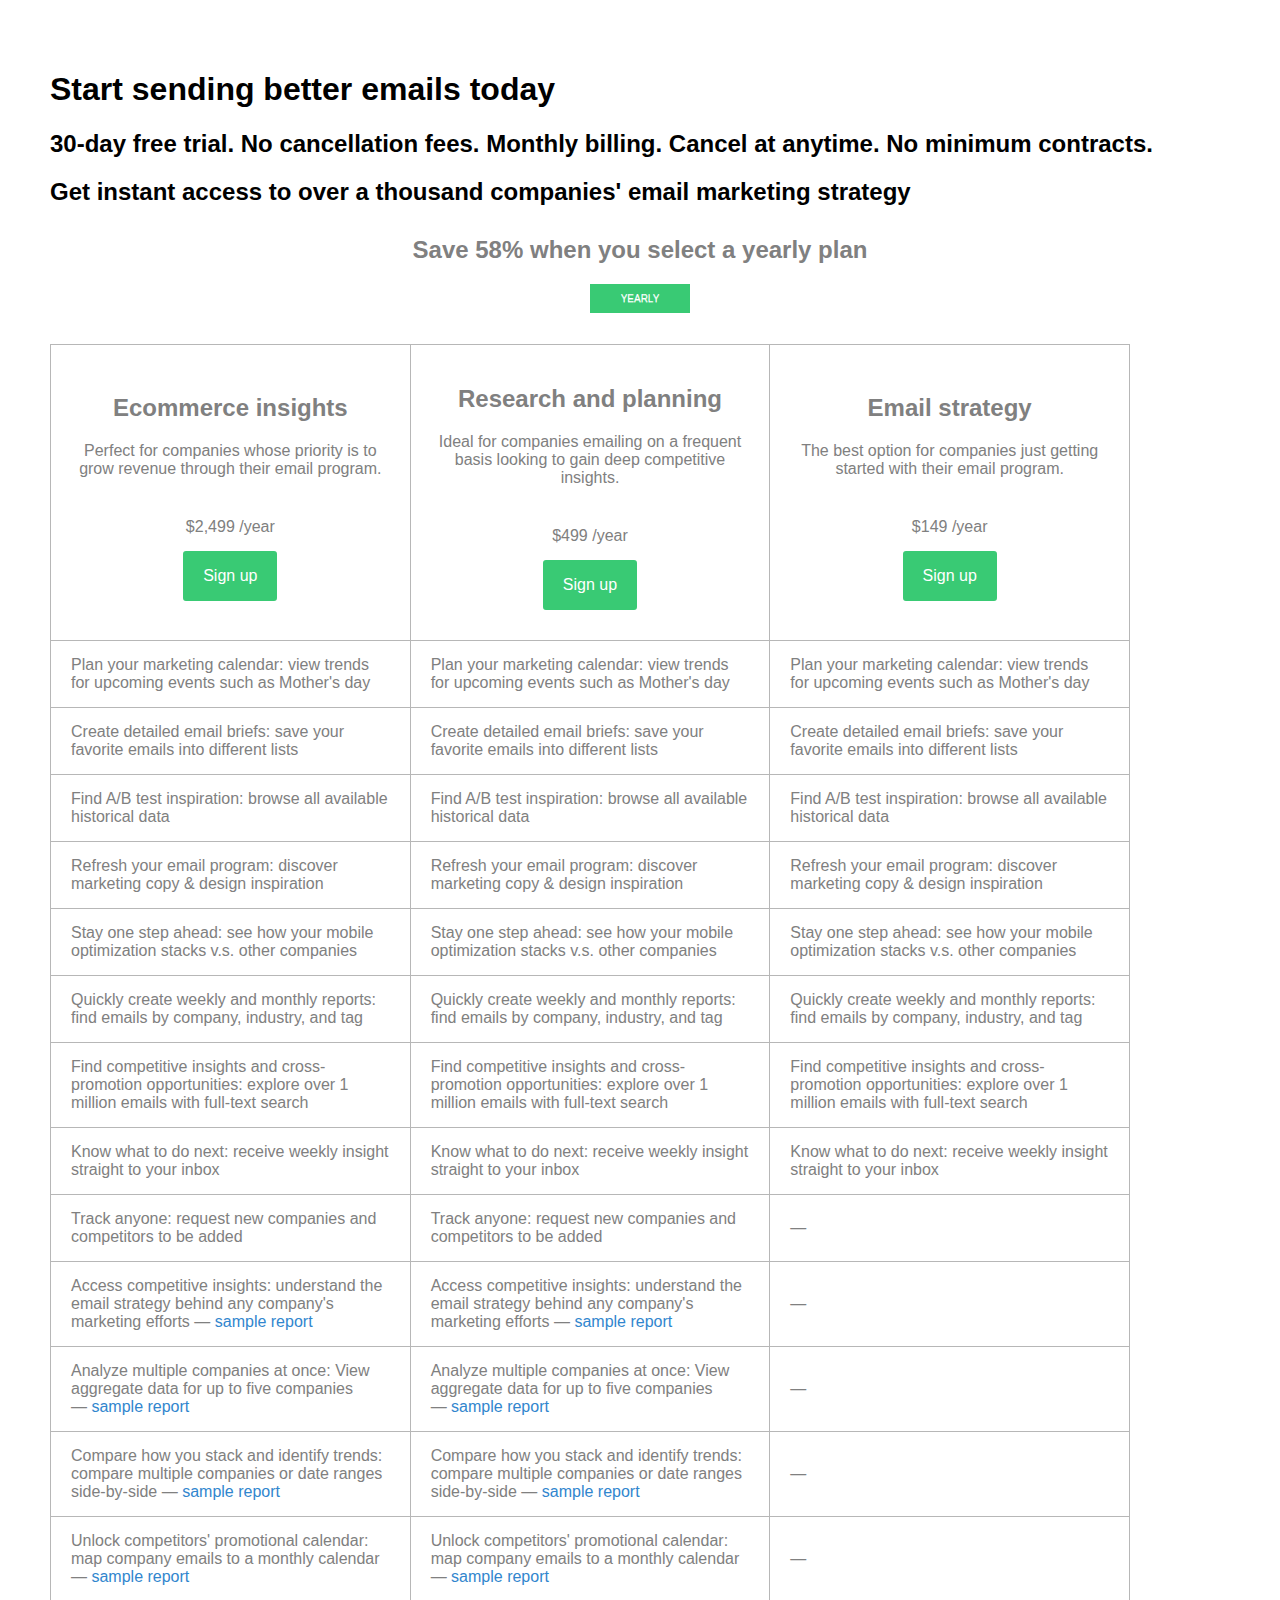
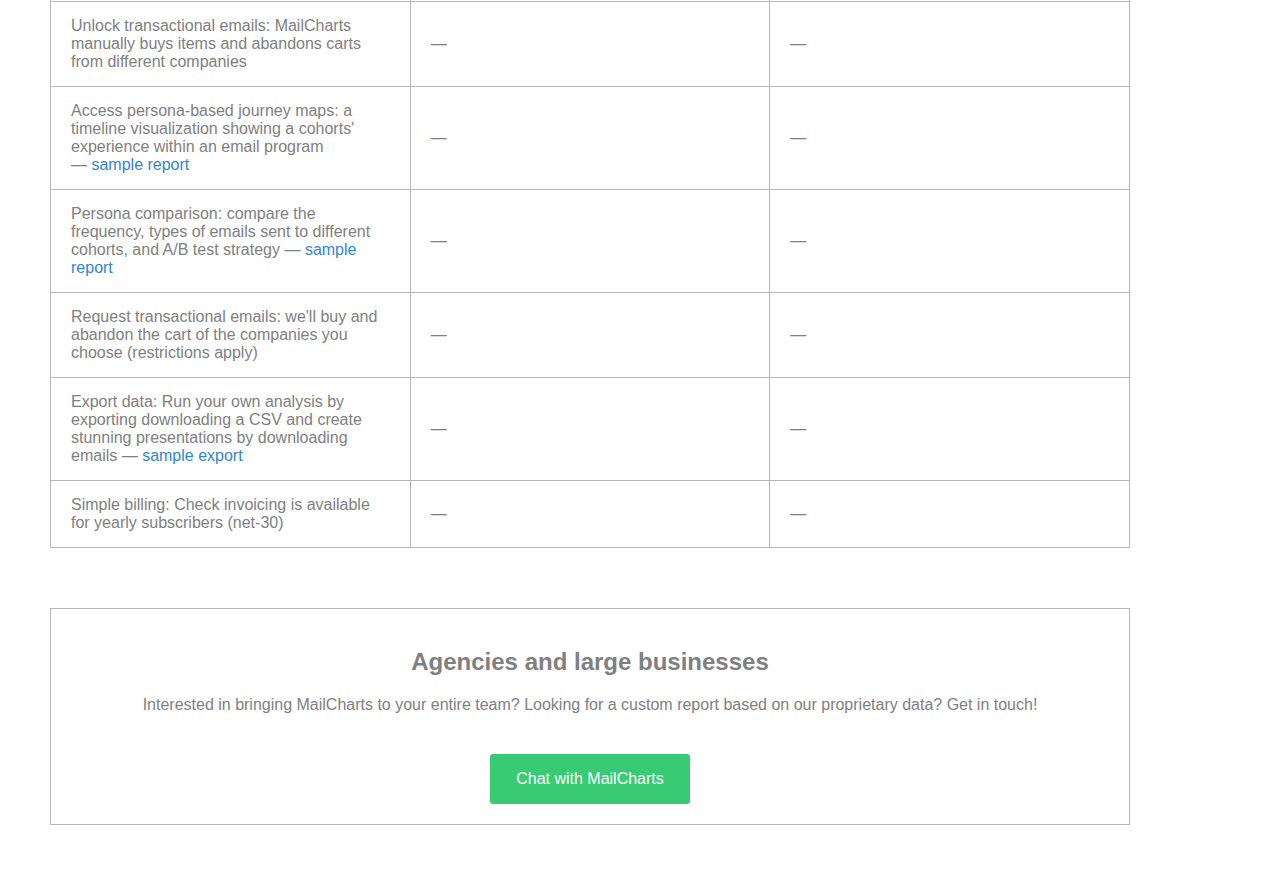
<file: index.html>
<!DOCTYPE html>
<html>
  <head>
    <link rel="stylesheet" href="pure.css">
    <link rel="stylesheet" href="main.css">
    <script src="/scripts-library/jquery.js"></script>
    <title>Carl's Sandbox</title>
    <meta name="viewport" content="width=device-width, initial-scale=1">
    <meta charset="utf-8">
    <link href="http://fonts.googleapis.com/css?family=Source+Sans+Pro:200,300,400,600,700,900" rel="stylesheet" type="text/css">

  </head>

  <body>


<div class="pricing">
<div class="header-box">
<div class="container">
<h1>Start sending better emails today</h1>
<h2>30-day free trial. No cancellation fees. Monthly billing.
Cancel at anytime. No minimum contracts.</h2>
</div>
</div>
<section>
<div class="container">
<h2>Get instant access to <span class="u-bold">over a thousand companies' </span>email marketing strategy</h2>

<div class="plan-duration">
  <h2>Save 58% when you select a yearly plan</h2>
  <label class="switch switch-slide">
    <input class="switch-input" type="checkbox" />
    <span class="switch-label" data-on="Monthly" data-off="Yearly"></span> 
    <span class="switch-handle"></span>
  </label>
</div>


<table>
  <thead>
    <tr>
      <th>
        <h2>Ecommerce insights</h2>
        <p class="plan-description">Perfect for companies whose priority is to grow revenue through their email program.</p>
        <div class="price-container" data-subscription-index="3">
            <div><span class="price">$2,499</span> /<span class="duration">year</span></div>
            <a href="https://app.mailcharts.com/signup?plan=4" class="signup-button">Sign up</a>
        </div>
      </th>
      <th>
        <h2>Research and planning</h2>
        <p class="plan-description">Ideal for companies emailing on a frequent basis looking to gain deep competitive insights.</p>
        <div class="price-container" data-subscription-index="2">
            <div><span class="price">$499</span> /<span class="duration">year</span></div>
            <a href="https://app.mailcharts.com/signup?plan=4" class="signup-button">Sign up</a>
        </div>
      </th>
      <th>
        <h2>Email strategy</h2>
        <p class="plan-description">The best option for companies just getting started with their email program.</p>
        <div class="price-container" data-subscription-index="1">
            <div><span class="price">$149</span> /<span class="duration">year</span></div>
            <a href="https://app.mailcharts.com/signup?plan=4" class="signup-button">Sign up</a>
        </div>
      </th>
    </tr>
  </thead>
  <tbody>
    <tr>
      <td>Plan your marketing calendar: view trends for upcoming events such as Mother's day</td>
      <td>Plan your marketing calendar: view trends for upcoming events such as Mother's day</td>
      <td>Plan your marketing calendar: view trends for upcoming events such as Mother's day</td>
    </tr>
    <tr>
      <td>Create detailed email briefs: save your favorite emails into different lists</td>
      <td>Create detailed email briefs: save your favorite emails into different lists</td>
      <td>Create detailed email briefs: save your favorite emails into different lists</td>
    </tr>
    <tr>
      <td>Find A/B test inspiration: browse all available historical data</td>
      <td>Find A/B test inspiration: browse all available historical data</td>
      <td>Find A/B test inspiration: browse all available historical data</td>
    </tr>
    <tr>
      <td>Refresh your email program: discover marketing copy & design inspiration</td>
      <td>Refresh your email program: discover marketing copy & design inspiration</td>
      <td>Refresh your email program: discover marketing copy & design inspiration</td>
    </tr>
    <tr>
      <td>Stay one step ahead: see how your mobile optimization stacks v.s. other companies</td>
      <td>Stay one step ahead: see how your mobile optimization stacks v.s. other companies</td>
      <td>Stay one step ahead: see how your mobile optimization stacks v.s. other companies</td>
    </tr>
    <tr>
      <td>Quickly create weekly and monthly reports: find emails by company, industry, and tag</td>
      <td>Quickly create weekly and monthly reports: find emails by company, industry, and tag</td>
      <td>Quickly create weekly and monthly reports: find emails by company, industry, and tag</td>
    </tr>
    <tr>
      <td>Find competitive insights and cross-promotion opportunities: explore over 1 million emails with full-text search</td>
      <td>Find competitive insights and cross-promotion opportunities: explore over 1 million emails with full-text search</td>
      <td>Find competitive insights and cross-promotion opportunities: explore over 1 million emails with full-text search</td>
    </tr>
    <tr>
      <td>Know what to do next: receive weekly insight straight to your inbox</td>
      <td>Know what to do next: receive weekly insight straight to your inbox</td>
      <td>Know what to do next: receive weekly insight straight to your inbox</td>
    </tr>
    <tr>
      <td>Track anyone: request new companies and competitors to be added</td>
      <td>Track anyone: request new companies and competitors to be added</td>
      <td>&mdash;</td>
    </tr>
    <tr>
      <td>Access competitive insights: understand the email strategy behind any company's marketing efforts — <a target="blank" href="https://s3.amazonaws.com/reports.mailcharts.com/216f0bf8-a98a-42be-8bd0-e0b148d80842/index.html">sample report</a></td>
      <td>Access competitive insights: understand the email strategy behind any company's marketing efforts — <a target="blank" href="https://s3.amazonaws.com/reports.mailcharts.com/216f0bf8-a98a-42be-8bd0-e0b148d80842/index.html">sample report</a></td>
      <td>&mdash;</td>
    </tr>
    <tr>
      <td>Analyze multiple companies at once: View aggregate data for up to five companies — <a target="blank" href="https://s3.amazonaws.com/reports.mailcharts.com/42711a1b-5db6-47ba-83a2-dbdd2f8c5b6b/index.html">sample report</a></td>
      <td>Analyze multiple companies at once: View aggregate data for up to five companies — <a target="blank" href="https://s3.amazonaws.com/reports.mailcharts.com/42711a1b-5db6-47ba-83a2-dbdd2f8c5b6b/index.html">sample report</a></td>
      <td>&mdash;</td>
    </tr>
    <tr>
      <td>Compare how you stack and identify trends: compare multiple companies or date ranges side-by-side — <a target="blank" href="https://s3.amazonaws.com/reports.mailcharts.com/c13b35e6-d2c8-46bd-8048-8133e58c435b/index.html">sample report</a></td>
      <td>Compare how you stack and identify trends: compare multiple companies or date ranges side-by-side — <a target="blank" href="https://s3.amazonaws.com/reports.mailcharts.com/c13b35e6-d2c8-46bd-8048-8133e58c435b/index.html">sample report</a></td>
      <td>&mdash;</td>
    </tr>
    <tr>
      <td>Unlock competitors' promotional calendar: map company emails to a monthly calendar — <a target="blank" href="https://s3.amazonaws.com/reports.mailcharts.com/0ab3514f-657c-405a-920e-4eb94a11ca4f/index.html">sample report</a></td>
      <td>Unlock competitors' promotional calendar: map company emails to a monthly calendar — <a target="blank" href="https://s3.amazonaws.com/reports.mailcharts.com/0ab3514f-657c-405a-920e-4eb94a11ca4f/index.html">sample report</a></td>
      <td>&mdash;</td>
    </tr>
    <tr>
      <td>Unlock transactional emails: MailCharts manually buys items and abandons carts from different companies</td>
      <td>&mdash;</td>
      <td>&mdash;</td>
    </tr>
    <tr>
      <td>Access persona-based journey maps: a timeline visualization showing a cohorts' experience within an email program — <a target="blank" href="https://s3.amazonaws.com/reports.mailcharts.com/8720282b-1a53-4164-aad5-d54850f692d0/index.html">sample report</a></td>
      <td>&mdash;</td>
      <td>&mdash;</td>
    </tr>
    <tr>
      <td>Persona comparison: compare the frequency, types of emails sent to different cohorts, and A/B test strategy — <a target="blank" href="https://s3.amazonaws.com/reports.mailcharts.com/cf5ec9c5-9cbd-4264-8b8c-91fc45c12f2b/index.html">sample report</a></td>
      <td>&mdash;</td>
      <td>&mdash;</td>
    </tr>
    <tr>
      <td>Request transactional emails: we'll buy and abandon the cart of the companies you choose (restrictions apply)</td>
      <td>&mdash;</td>
      <td>&mdash;</td>
    </tr>
    <tr>
      <td>Export data: Run your own analysis by exporting downloading a CSV and create stunning presentations by downloading emails — <a target="blank" href="https://s3.amazonaws.com/reports.mailcharts.com/a91efcca-c455-464a-a70e-1cbf6fe89c39/index.html">sample export</a></td>
      <td>&mdash;</td>
      <td>&mdash;</td>
    </tr>
    <tr>
      <td>Simple billing: Check invoicing is available for yearly subscribers (net-30)</td>
      <td>&mdash;</td>
      <td>&mdash;</td>
    </tr>
  </tbody>
</table>

<div class="enterprise">
  <h2>Agencies and large businesses</h2>
  <p>Interested in bringing MailCharts to your entire team? Looking for a custom report based on our proprietary data? Get in touch!</p>
  <a href="mailto:hi@mailcharts.com" class="signup-button">Chat with MailCharts</a>
</div>
</div>
</section></div>
    <script src="main.js"></script>
  </body>
</html>
</file>
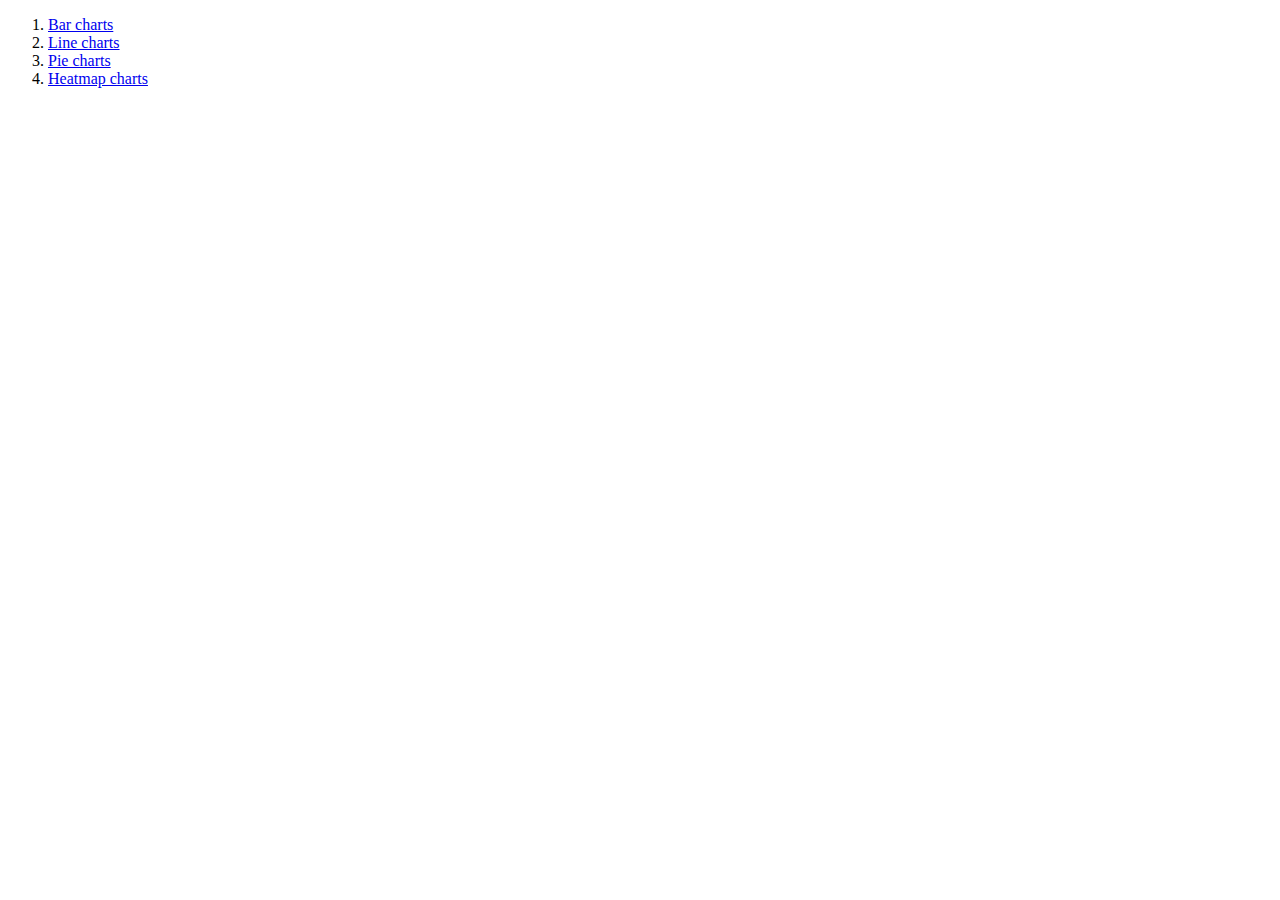
<file: d3/index.html>
<!DOCTYPE html>
<html>
  <head>
    <title>List of D3 charts</title>
    <meta name="viewport" content="width=device-width, initial-scale=1">
  </head>

  <body>
    <ol>
      <li><a href="/d3/templates/bar.html">Bar charts</li>
      <li><a href="/d3/templates/line.html">Line charts</li>
      <li><a href="/d3/templates/pie.html">Pie charts</li>
      <li><a href="/d3/templates/heatmap.html">Heatmap charts</li>
    </ol>
  </body>
</html>
</file>
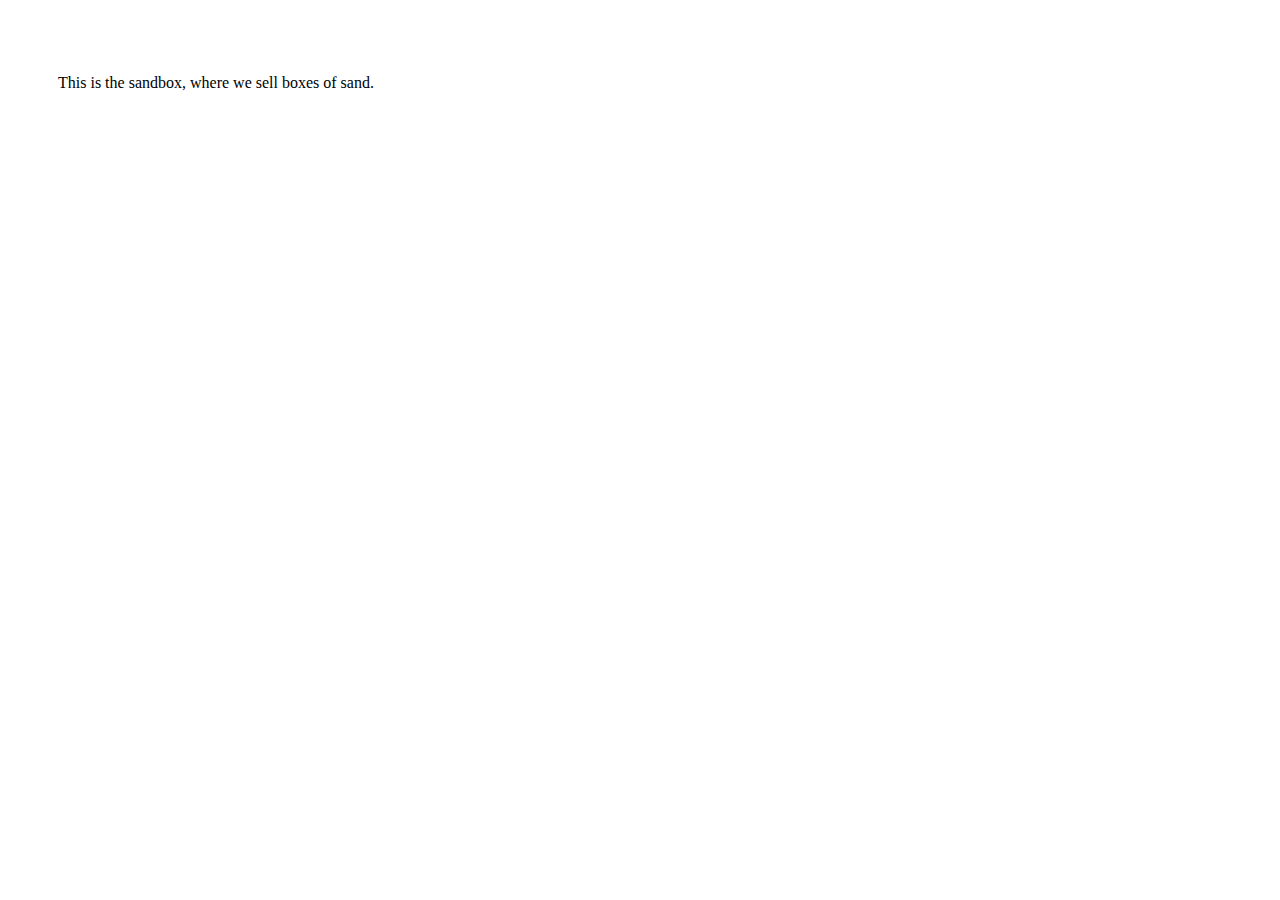
<file: example.html>
<!DOCTYPE html>
<html>
  <head>
    <link rel="stylesheet" href="main.css">
    <script src="http://ajax.googleapis.com/ajax/libs/jquery/1.10.2/jquery.min.js"></script>
    <title>Carl's Sandbox</title>
  </head>

  <body>
    <p>This is the sandbox, where we sell boxes of sand.</p>
    <script src="sample.js"></script>
  </body>
</html>
</file>
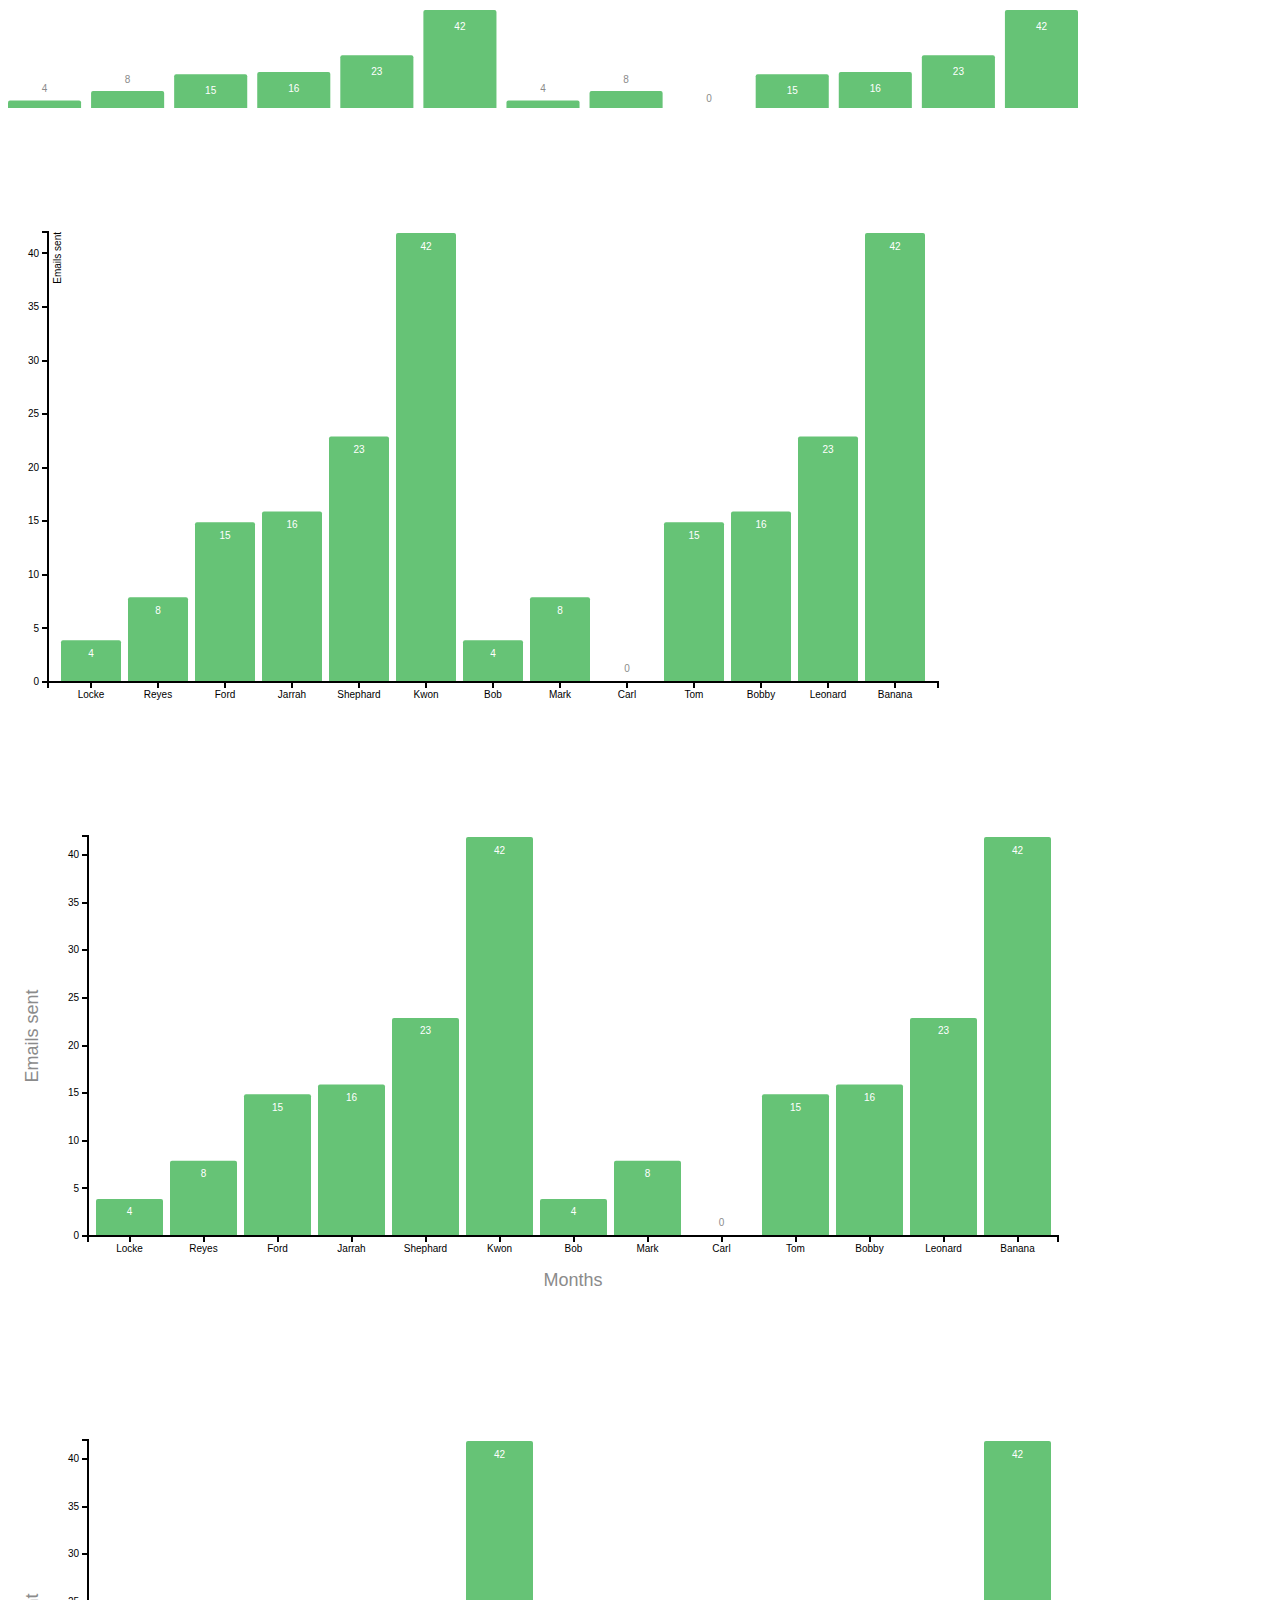
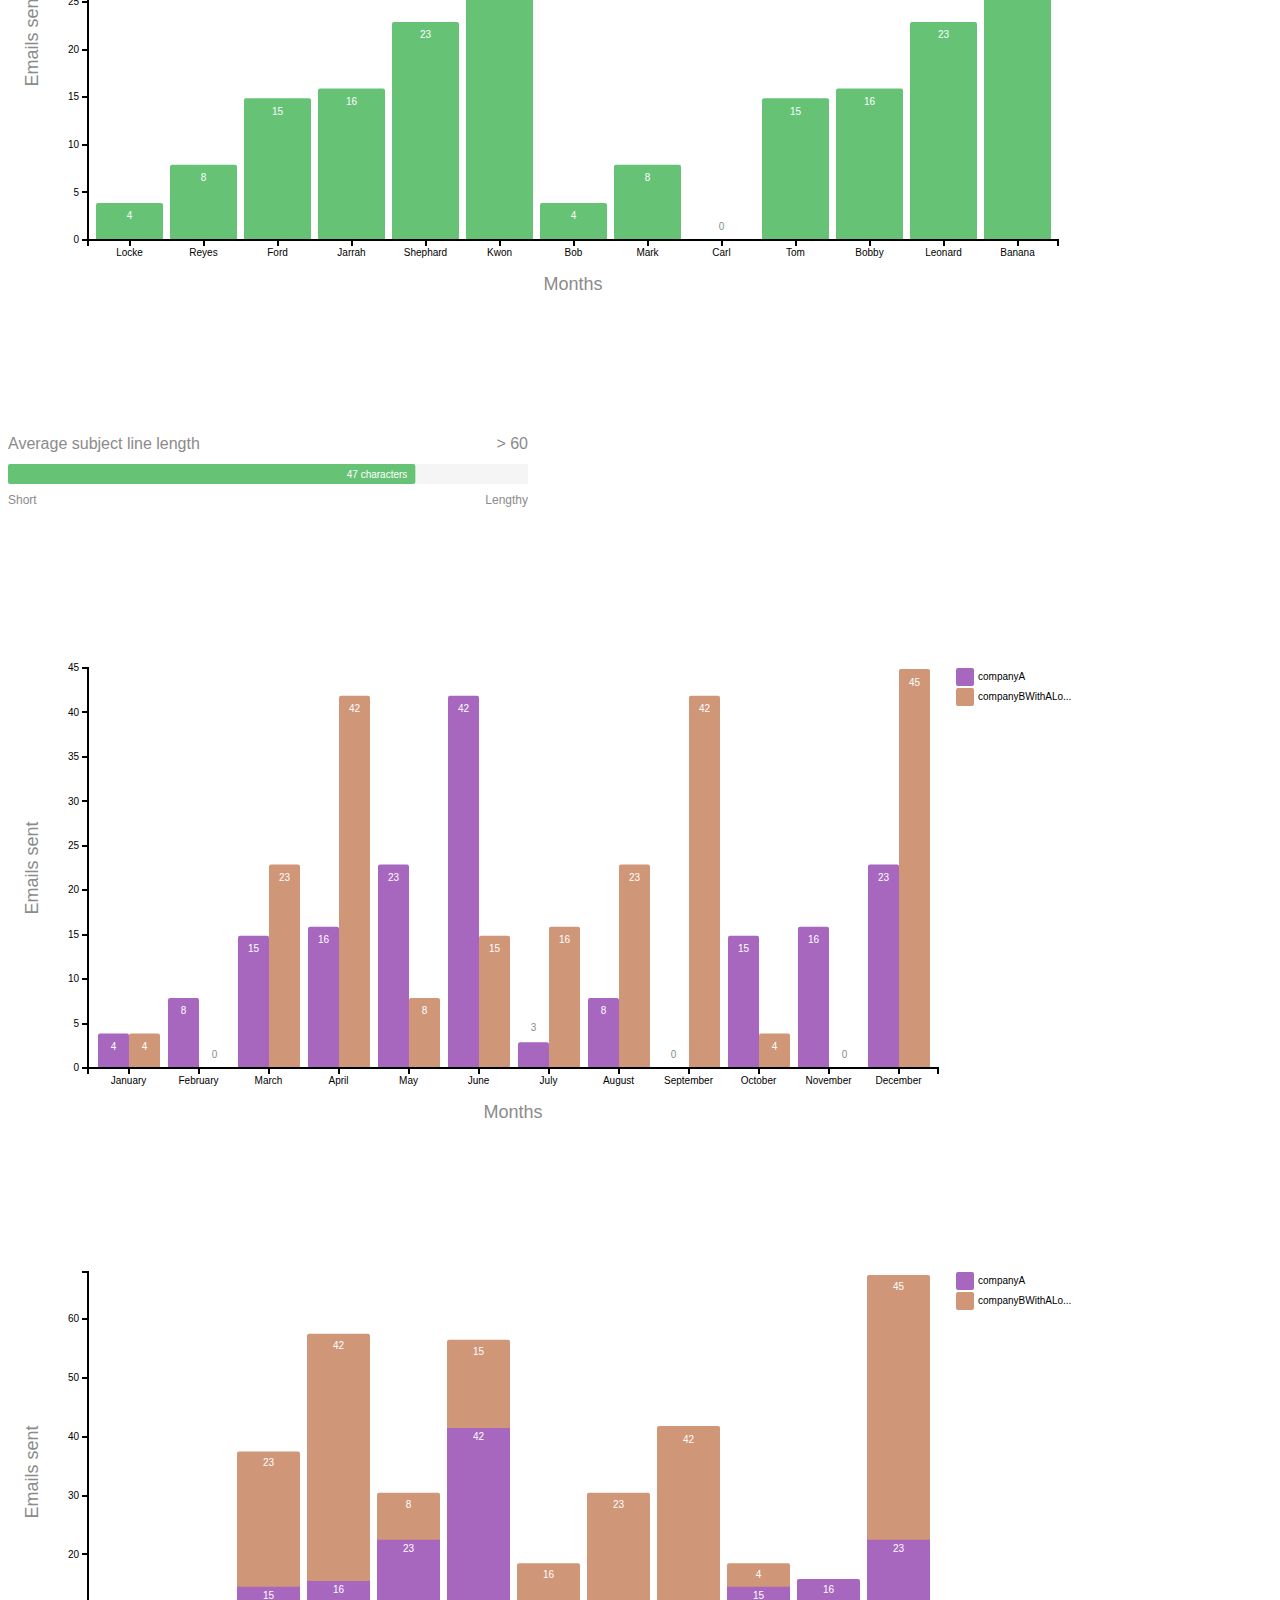
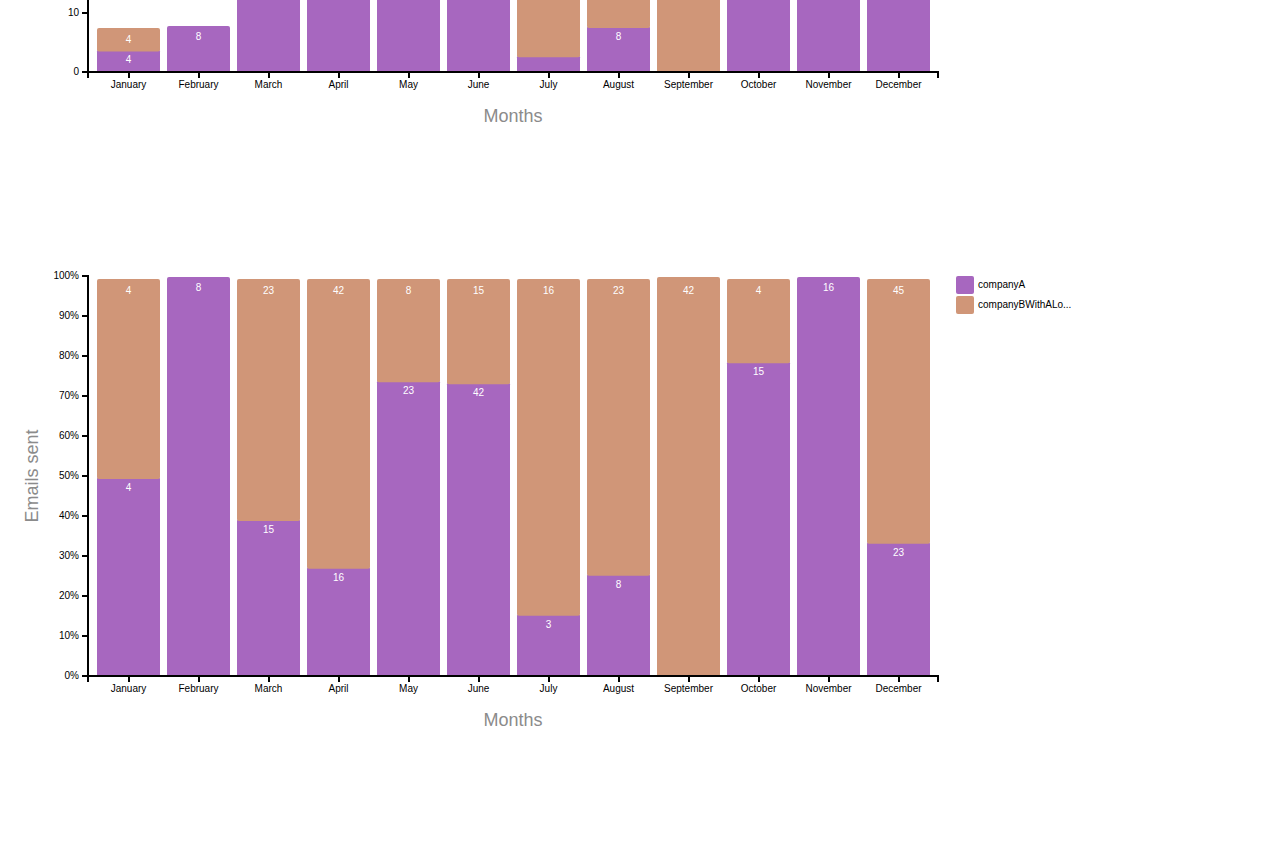
<file: d3/templates/bar.html>
<!DOCTYPE html>
<html>
  <head>
    <link rel="stylesheet" href="/d3/d3-mc.css">
    <script src="/d3/d3.min.js"></script>
    <title>D3 bar charts</title>
    <meta name="viewport" content="width=device-width, initial-scale=1">
  </head>

  <body>
    <div class="chart-container"><svg class="simple-bar-chart bar-chart"></svg></div>
    
    <div class="chart-container"><svg class="bar-chart-with-axis bar-chart"></svg></div>

    <div class="chart-container"><svg class="bar-chart-with-labels bar-chart"></svg></div>

    <div class="chart-container"><svg class="bar-chart-with-labels-json bar-chart"></svg></div>

    <div class="chart-container"><svg class="horizontal-bar-chart bar-chart"></svg></div>

    <div class="chart-container"><svg class="grouped-bar-chart bar-chart"></svg></div>

    <div class="chart-container"><svg class="stacked-bar-chart bar-chart"></svg></div>

    <div class="chart-container"><svg class="normalized-stacked-bar-chart bar-chart"></svg></div>

    <script src="/d3/scripts/bar.js"></script>
  </body>
</html>
</file>
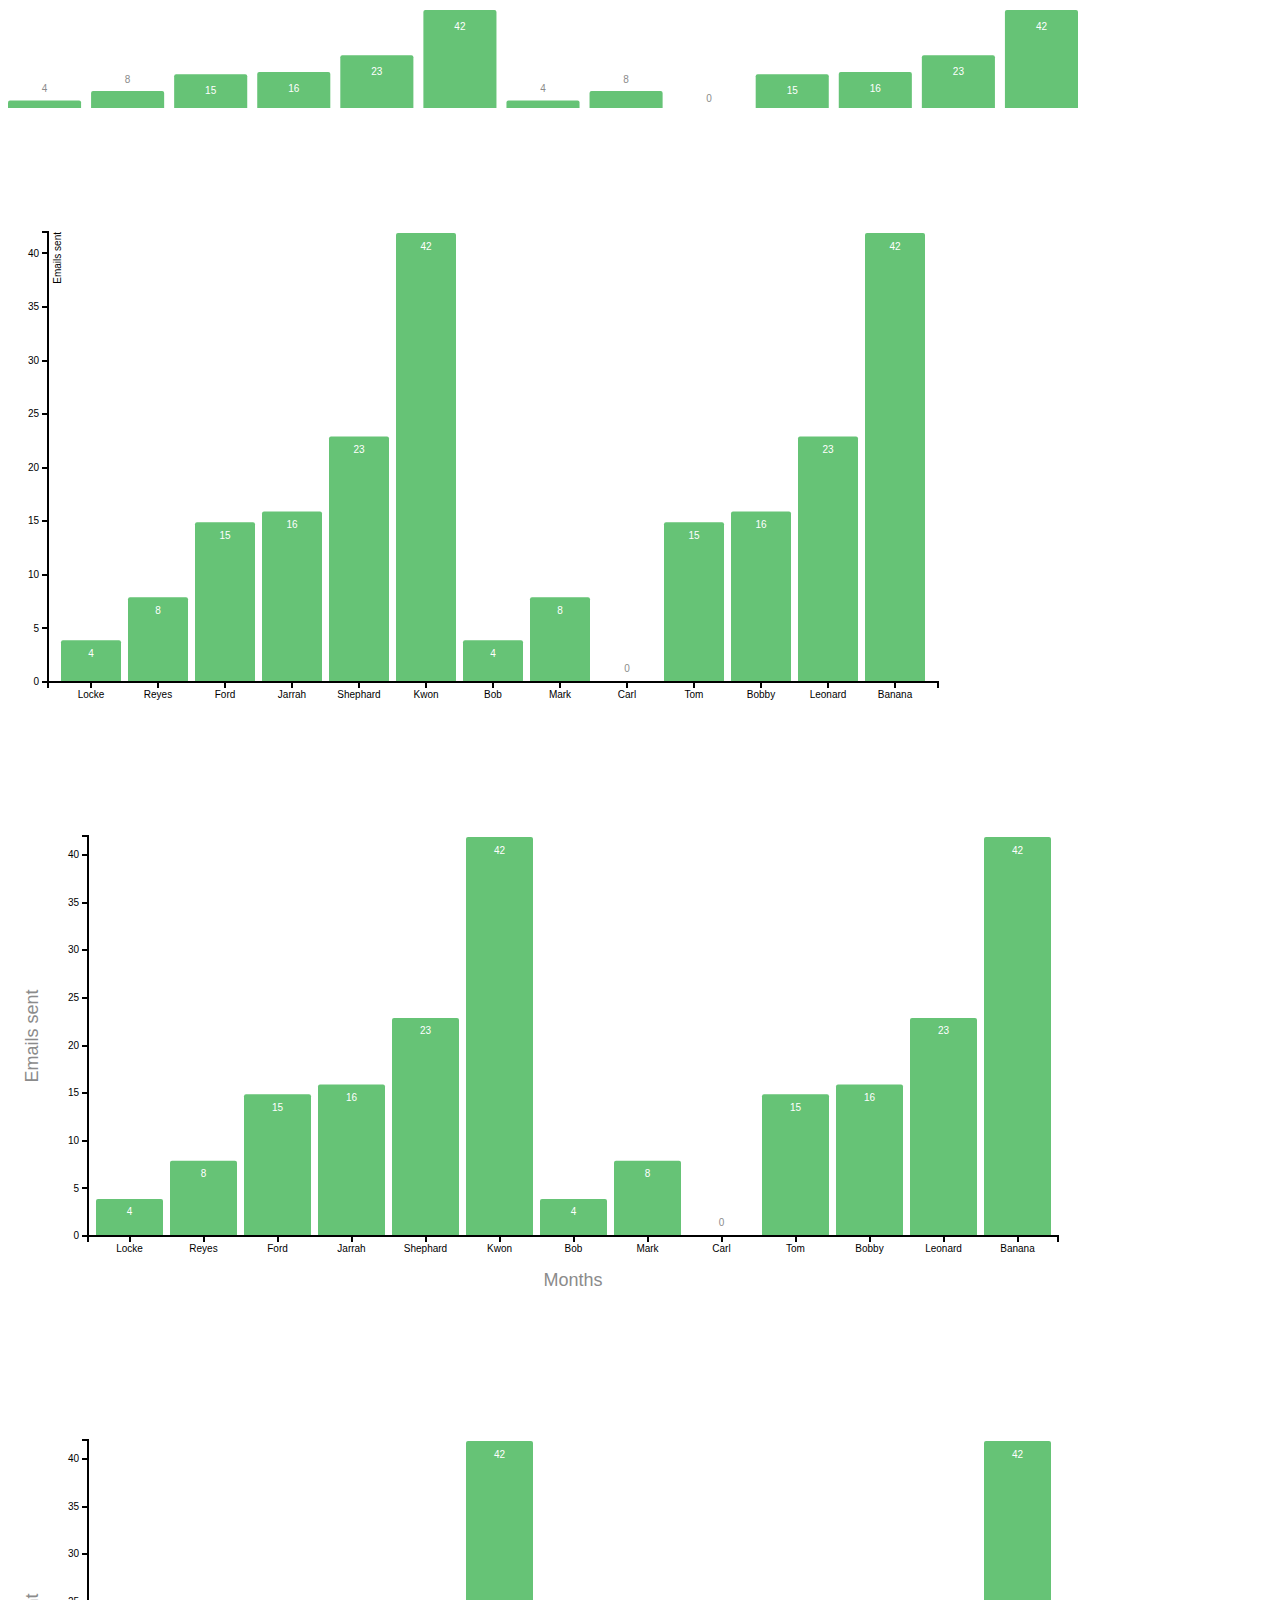
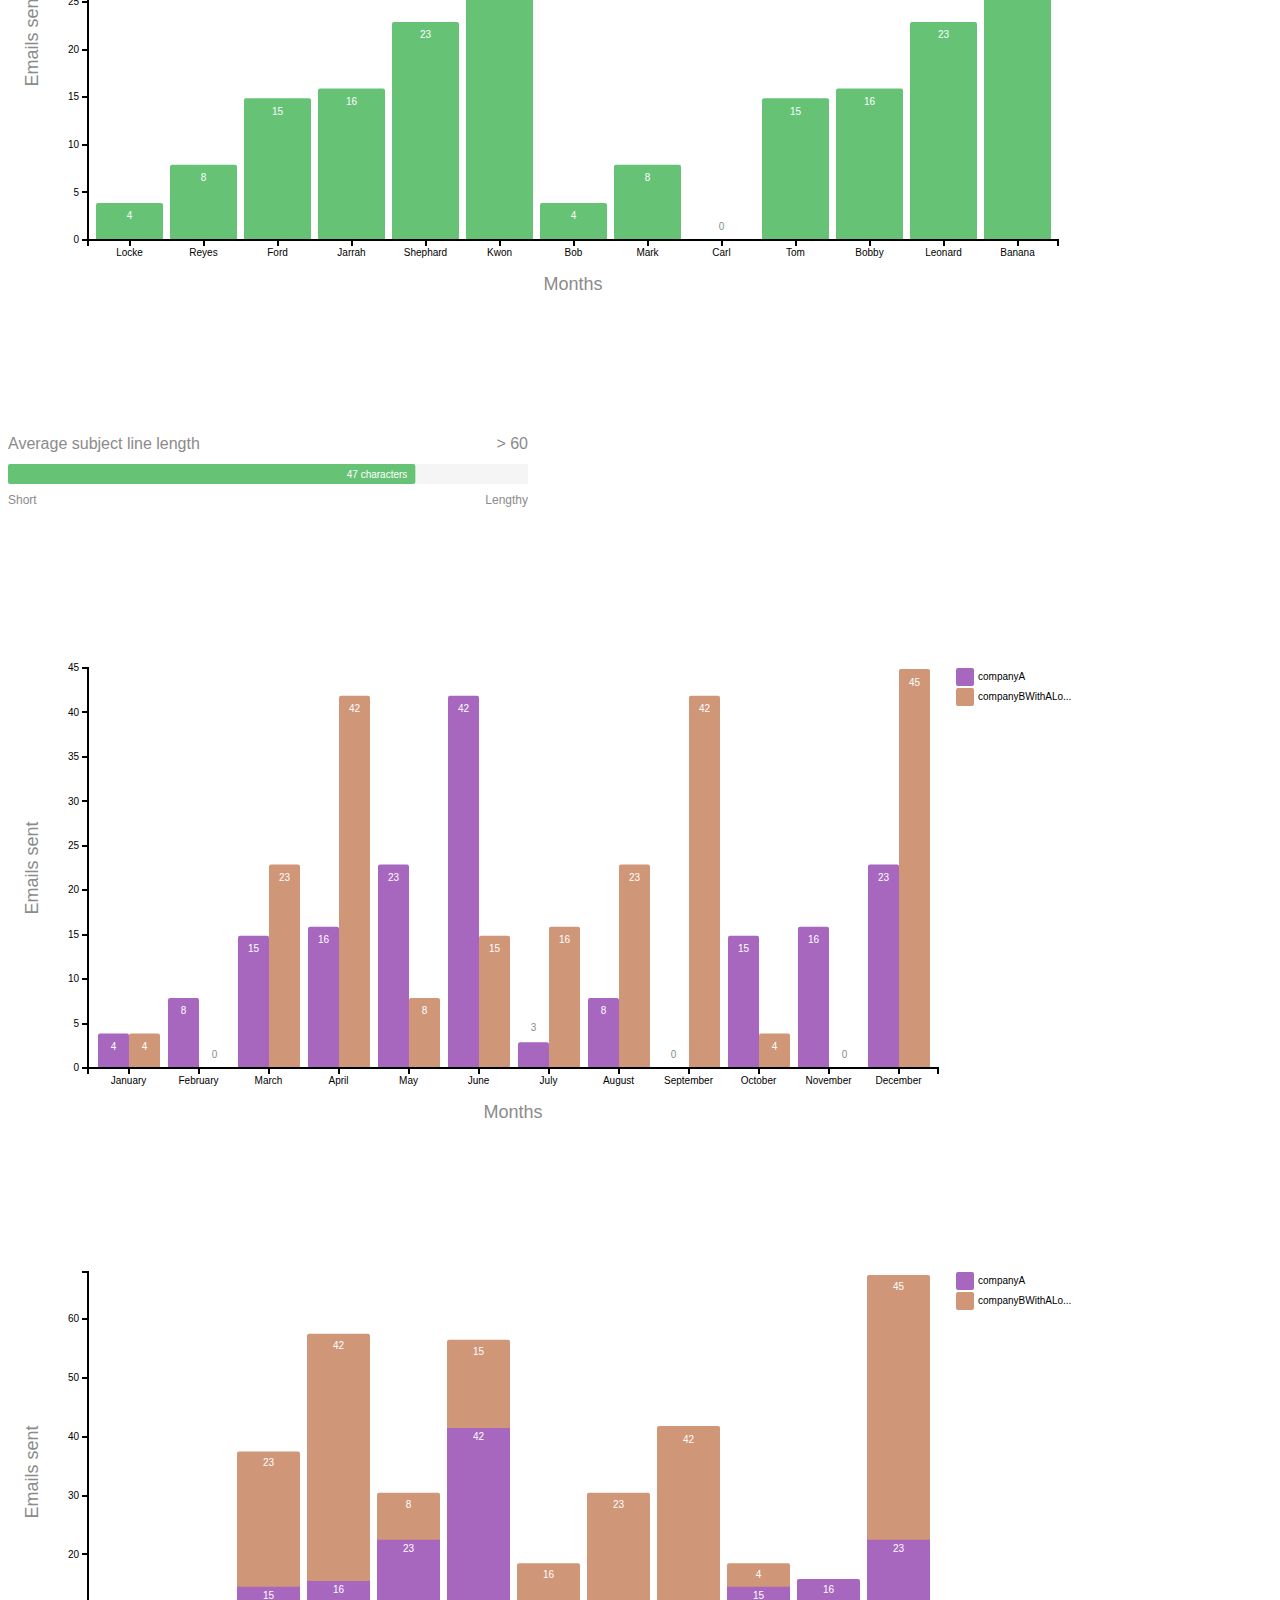
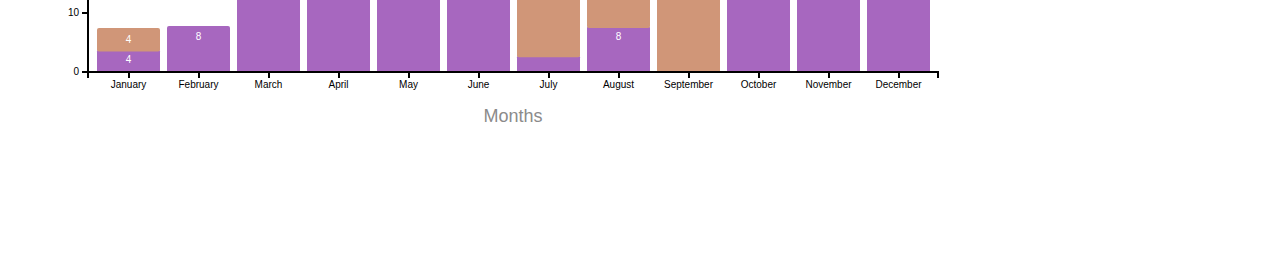
<file: d3/templates/chart-bar.html>
<!DOCTYPE html>
<html>
  <head>
    <link rel="stylesheet" href="/d3/d3-mc.css">
    <script src="/d3/d3.min.js"></script>
    <title>D3 bar charts</title>
    <meta name="viewport" content="width=device-width, initial-scale=1">
  </head>

  <body>
    <div class="chart-container"><svg class="simple-bar-chart bar-chart"></svg></div>
    
    <div class="chart-container"><svg class="bar-chart-with-axis bar-chart"></svg></div>

    <div class="chart-container"><svg class="bar-chart-with-labels bar-chart"></svg></div>

    <div class="chart-container"><svg class="bar-chart-with-labels-json bar-chart"></svg></div>

    <div class="chart-container"><svg class="horizontal-bar-chart bar-chart"></svg></div>

    <div class="chart-container"><svg class="grouped-bar-chart bar-chart"></svg></div>

    <div class="chart-container"><svg class="stacked-bar-chart bar-chart"></svg></div>

    <script src="/d3/scripts/bar.js"></script>
  </body>
</html>
</file>
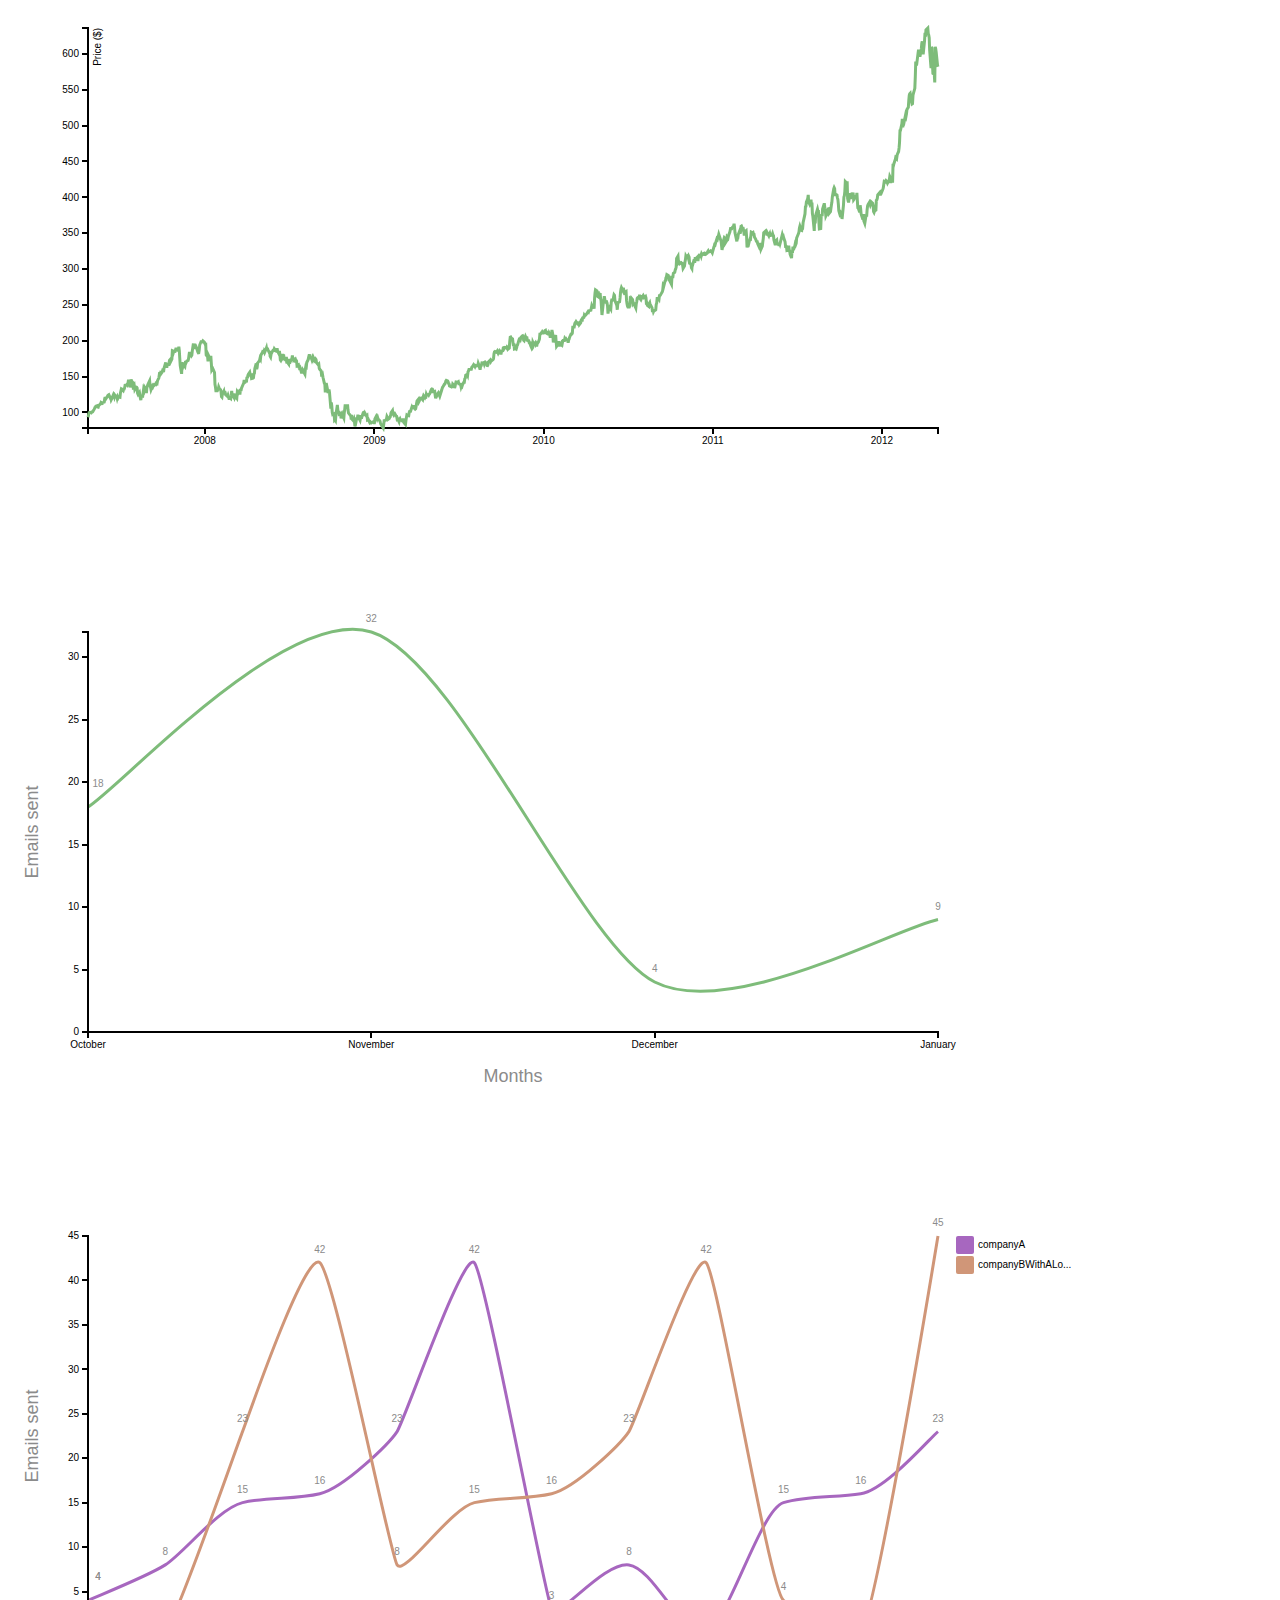
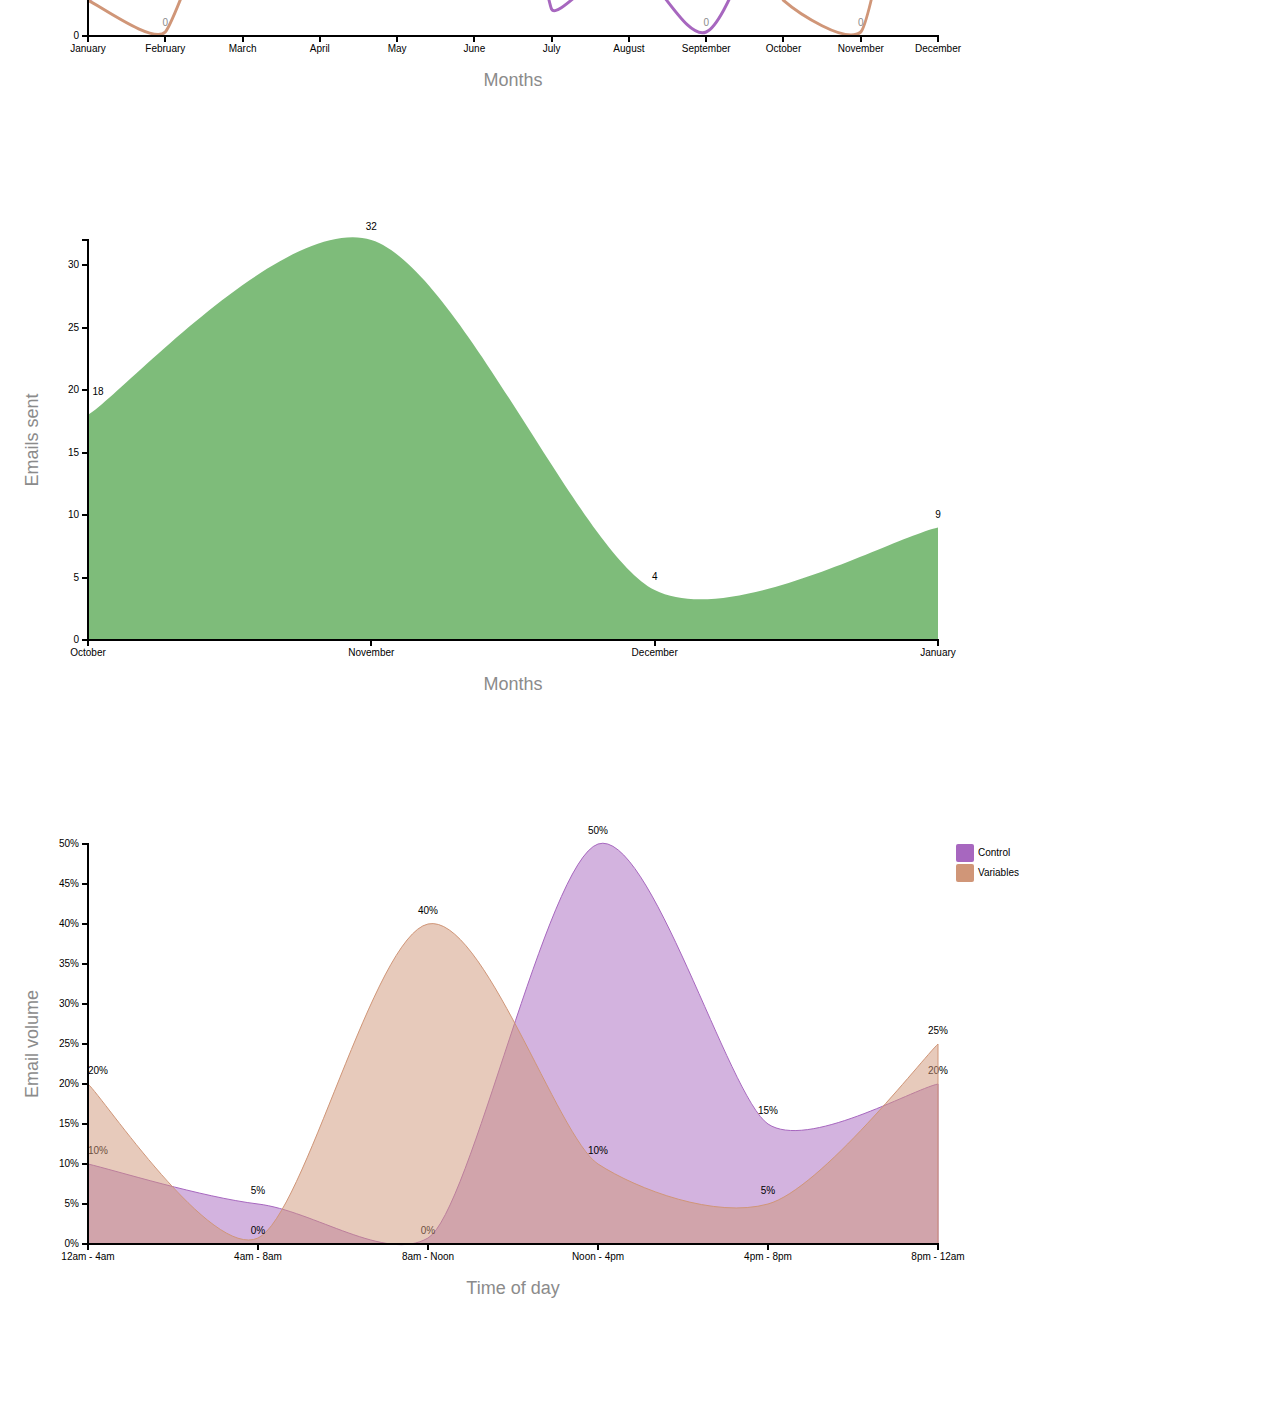
<file: d3/templates/chart-line.html>
<!DOCTYPE html>
<html>
  <head>
    <link rel="stylesheet" href="/d3/d3-mc.css">
    <script src="/d3/d3.min.js"></script>
    <title>D3 line charts</title>
    <meta name="viewport" content="width=device-width, initial-scale=1">
  </head>

  <body>
    <div class="chart-container"><svg class="simple-line-chart line-chart"></svg></div>
    <div class="chart-container"><svg class="line-chart-round-two line-chart"></svg></div>
    <div class="chart-container"><svg class="line-chart-multi-line line-chart"></svg></div>
    <div class="chart-container"><svg class="area-chart-simple area-chart"></svg></div>
    <div class="chart-container"><svg class="area-chart-multi-line area-chart"></svg></div>

    <script src="/d3/scripts/line.js"></script>
  </body>
</html>
</file>
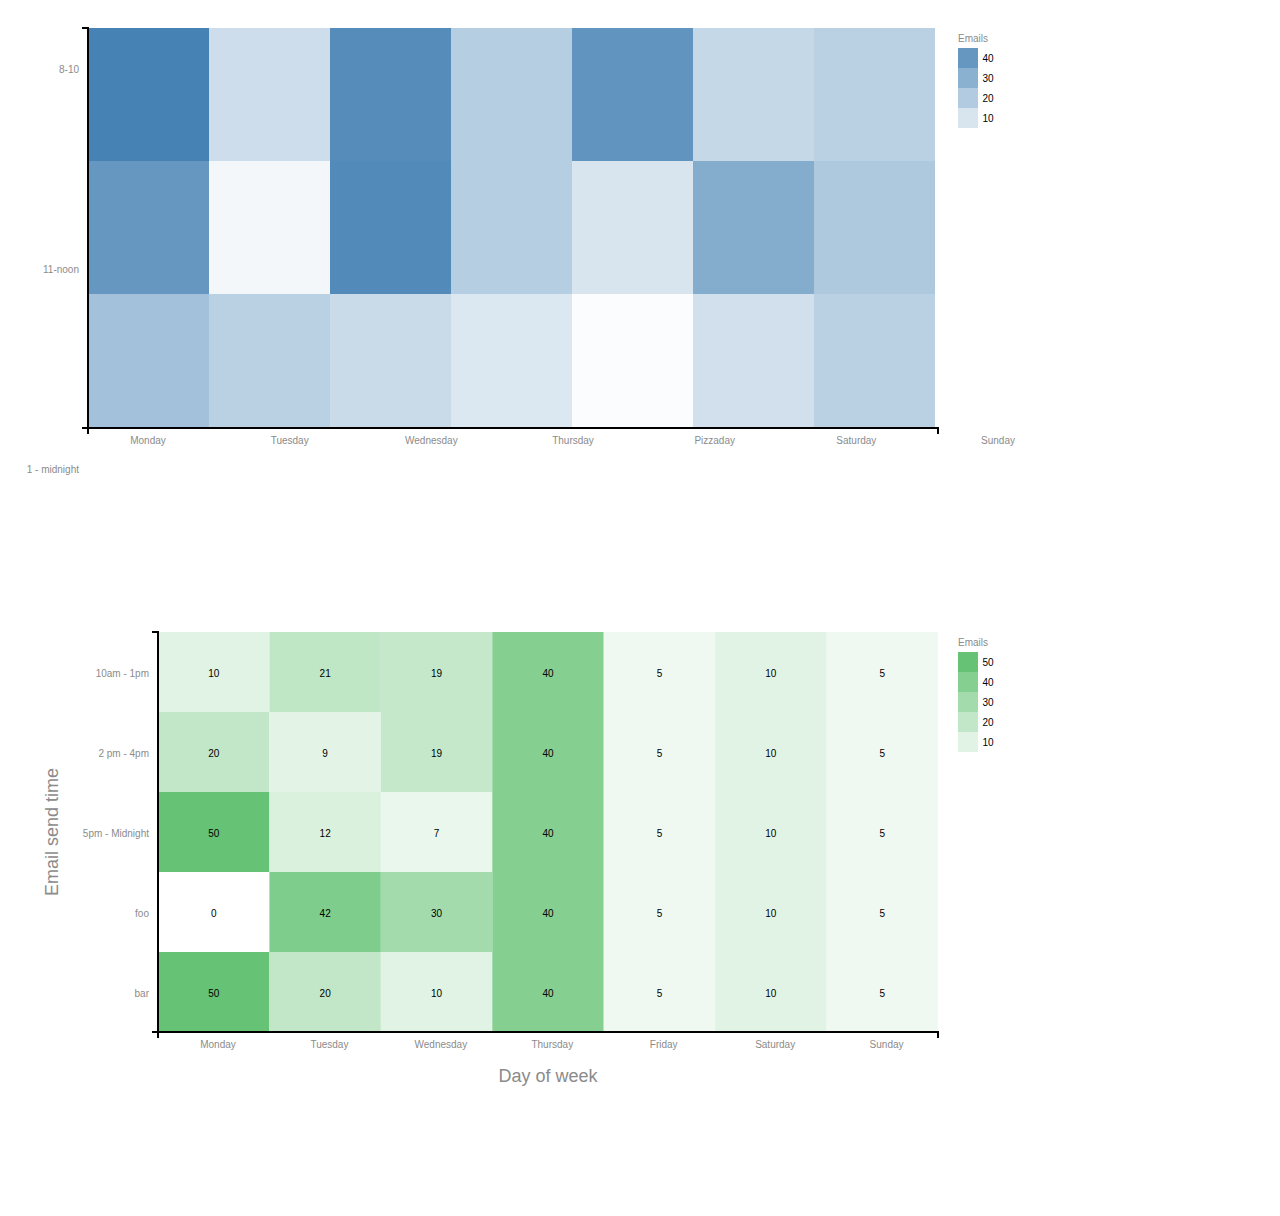
<file: d3/templates/heatmap.html>
<!DOCTYPE html>
<html>
  <head>
    <link rel="stylesheet" href="/d3/d3-mc.css">
    <script src="/d3/d3.min.js"></script>
    <title>D3 heatmap charts</title>
    <meta name="viewport" content="width=device-width, initial-scale=1">
  </head>

  <body>
    <div class="chart-container"><svg class="simple-heatmap-chart heatmap-chart"></svg></div>
    <div class="chart-container"><svg class="simple-heatmap-chart-two heatmap-chart"></svg></div>

    <script src="/d3/scripts/heatmap.js"></script>
  </body>
</html>
</file>
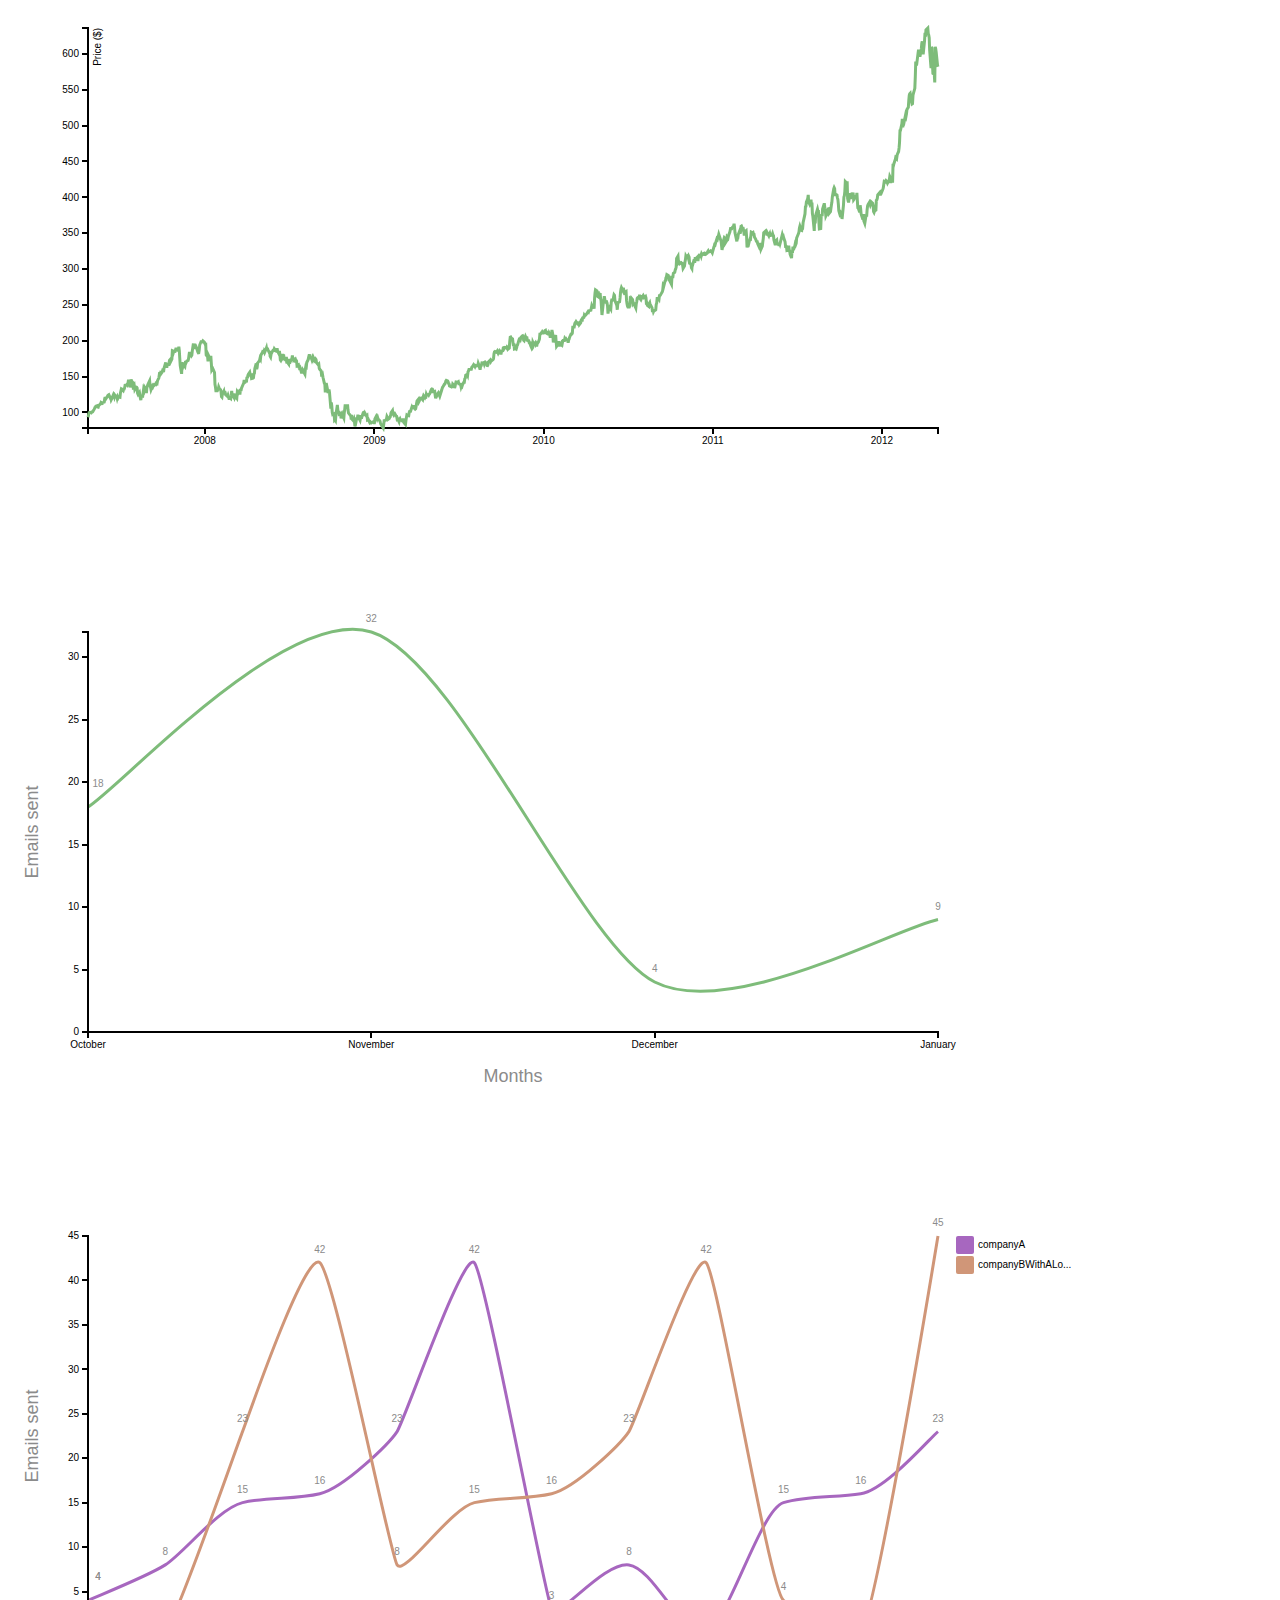
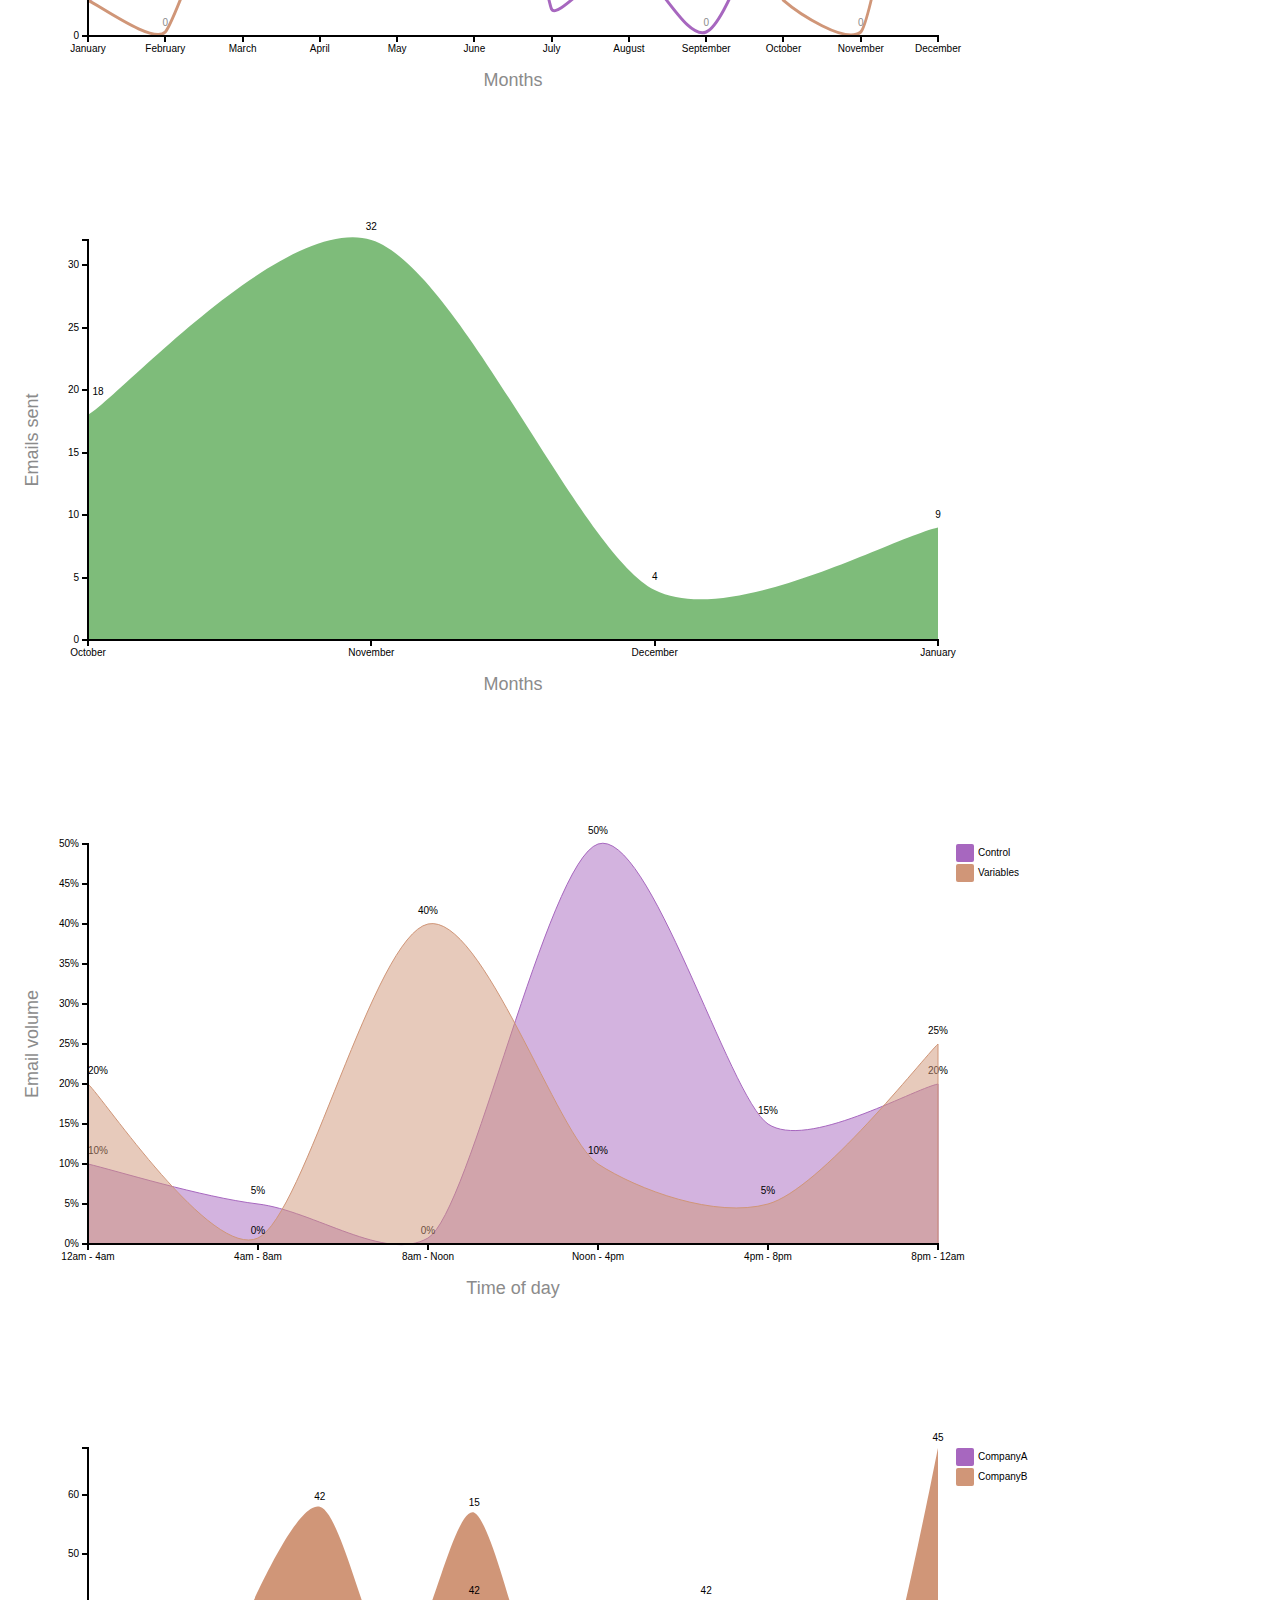
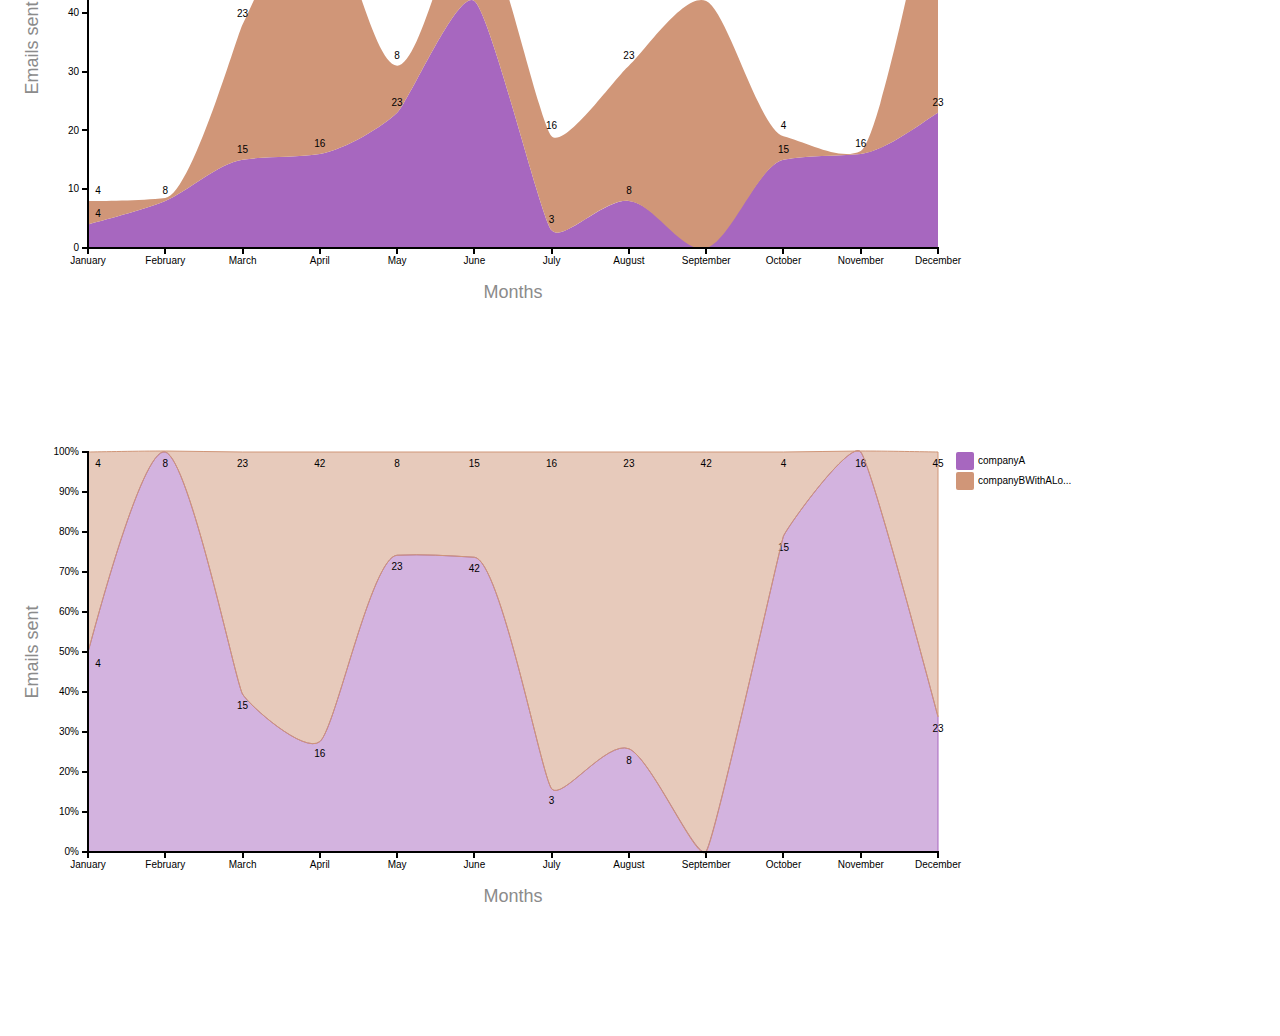
<file: d3/templates/line.html>
<!DOCTYPE html>
<html>
  <head>
    <link rel="stylesheet" href="/d3/d3-mc.css">
    <script src="/d3/d3.min.js"></script>
    <title>D3 line charts</title>
    <meta name="viewport" content="width=device-width, initial-scale=1">
  </head>

  <body>
    <div class="chart-container"><svg class="simple-line-chart line-chart"></svg></div>
    <div class="chart-container"><svg class="line-chart-round-two line-chart"></svg></div>
    <div class="chart-container"><svg class="line-chart-multi-line line-chart"></svg></div>
    <div class="chart-container"><svg class="area-chart-simple area-chart"></svg></div>
    <div class="chart-container"><svg class="area-chart-multi-line area-chart"></svg></div>
    <div class="chart-container"><svg class="area-chart-stacked area-chart"></svg></div>
    <div class="chart-container"><svg class="area-chart-stacked-normalized area-chart"></svg></div>

    <script src="/d3/scripts/line.js"></script>
  </body>
</html>
</file>
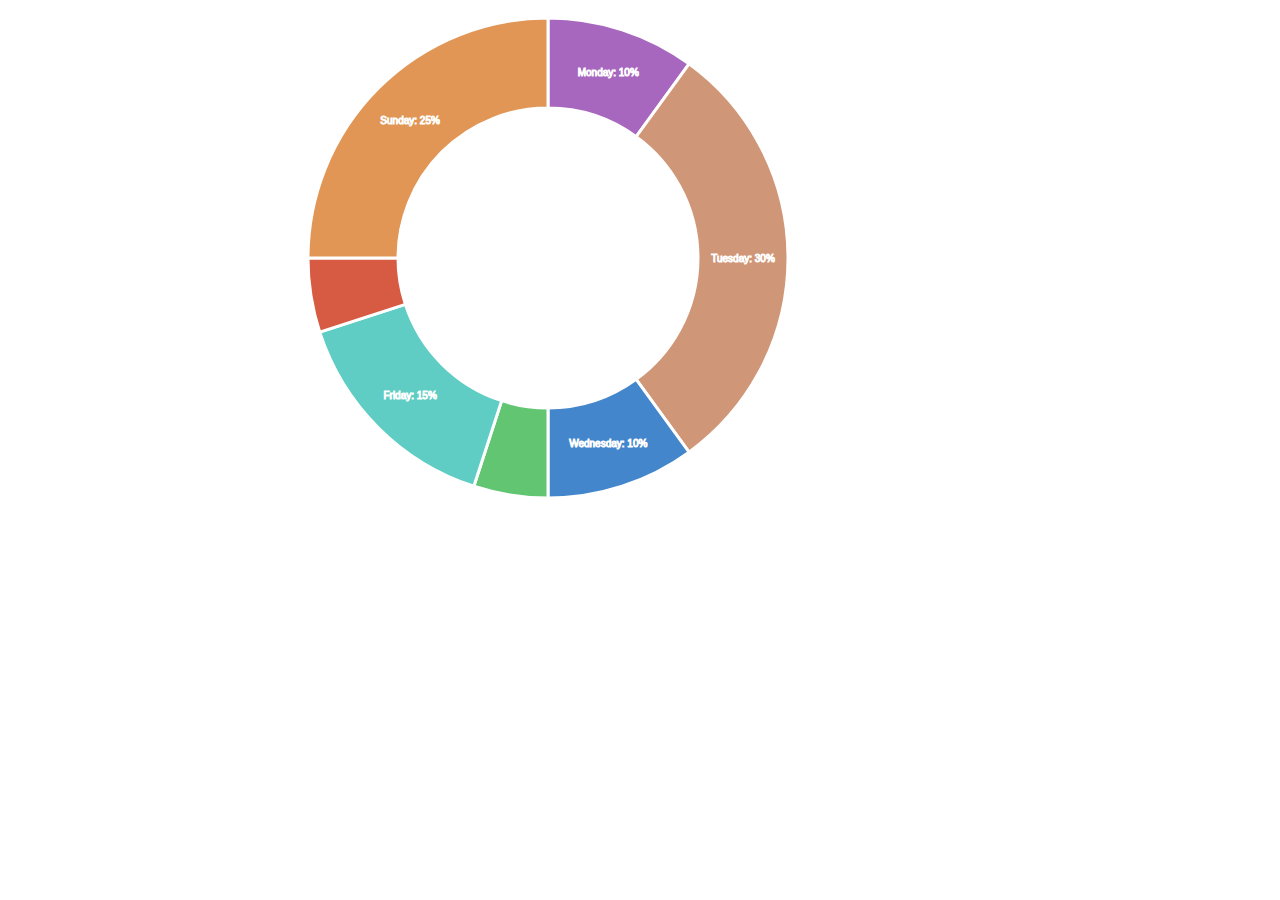
<file: d3/templates/pie.html>
<!DOCTYPE html>
<html>
  <head>
    <link rel="stylesheet" href="/d3/d3-mc.css">
    <script src="/d3/d3.min.js"></script>
    <title>D3 pie charts</title>
    <meta name="viewport" content="width=device-width, initial-scale=1">
  </head>

  <body>
    <div class="chart-container"><svg class="d-simple pie-chart"></svg></div>

    <script src="/d3/scripts/pie.js"></script>
  </body>
</html>
</file>
<file: main.css>
body {
  padding: 50px;
}

/**/
/**/
/**/

.pricing .plan-duration {
  width: 1080px;
  margin: 30px auto;
  text-align: center;
}

.pricing .plan-duration h2 {
  color: #808080;
}

.pricing .plan-duration .switch {
  margin: 0 auto;
}

.pricing table, .pricing th, .pricing td {
   border: 1px solid #b7b7b7;
   border-radius: 3px;
}

.pricing table {
  color: #808080;
  width: 1080px;
}

.pricing th {
  padding: 20px;
  width: 300px;
}

.pricing th h2,
.pricing .enterprise h2 {
  font-weight: 600;
}

.pricing th p,
.pricing .enterprise p {
  font-weight: 400;
  margin-bottom: 0px;
}

.pricing td {
  padding: 15px 20px;
}

.pricing .plan-description {
  margin-bottom: 40px;
  font-size: 16px;
}

.pricing tbody a {
  text-decoration: none;
  color: #3186ce;
}

.pricing .price-container {
  text-align: center;
  font-weight: 400;
  margin-bottom: 10px;
}

.pricing .discount {
  font-size: 14px;
  color: #39ca74;
  font-weight: 600;
  bottom: 14px;
  position: relative;
}

.pricing .discount:before {
  content: 'i';
  border: 1px solid #39ca74;
  padding: 0px 6px;
  margin-right: 4px;
  border-radius: 15px;
  font-size: 12px;
}

.pricing .signup-button {
  border: 2px solid #39ca74;
  margin: 15px auto 0 auto;
  width: 94px;
  box-sizing: border-box;
  padding: 14px;
  display: block;
  text-align: center;
  font-size: 16px;
  font-weight: 500;
  color: #fff;
  background-color: #39ca74;
  outline: none;
  cursor: pointer;
  border-radius: 3px;
  text-decoration: none;
}

.pricing .enterprise {
  border: 1px solid #b7b7b7;
  width: 1080px;
  margin-top: 60px;
  padding: 20px;
  box-sizing: border-box;
  color: #808080;
  text-align: center;
}

.pricing .enterprise .signup-button {
  width: 200px;
  margin-left: auto;
  margin-right: auto;
  margin-top: 40px;
}



/*the switch*/
.switch {
  position: relative;
  display: block;
  vertical-align: top;
  width: 100px;
  height: 30px;
  padding: 3px;
  margin: 0 10px 10px 0;
  background: linear-gradient(to bottom, #eeeeee, #FFFFFF 25px);
  background-image: -webkit-linear-gradient(top, #eeeeee, #FFFFFF 25px);
  border-radius: 18px;
  cursor: pointer;
}
.switch-input {
  position: absolute;
  top: 0;
  left: 0;
  opacity: 0;
}
.switch-label {
  position: relative;
  display: block;
  height: inherit;
  font-size: 10px;
  text-transform: uppercase;
  background: #eceeef;
  border-radius: inherit;
}
.switch-label:before, .switch-label:after {
  position: absolute;
  top: 50%;
  margin-top: -.5em;
  line-height: 1;
  -webkit-transition: inherit;
  -moz-transition: inherit;
  -o-transition: inherit;
  transition: inherit;
}
.switch-label:before {
  content: attr(data-off);
  right: 11px;
  color: #aaaaaa;
  text-shadow: 0 1px rgba(255, 255, 255, 0.5);
}
.switch-label:after {
  content: attr(data-on);
  left: 11px;
  color: #FFFFFF;
  text-shadow: 0 1px rgba(0, 0, 0, 0.2);
  opacity: 0;
}
.switch-input:checked ~ .switch-label {
  background: #E1B42B;
}
.switch-input:checked ~ .switch-label:before {
  opacity: 0;
}
.switch-input:checked ~ .switch-label:after {
  opacity: 1;
}
.switch-handle {
  position: absolute;
  top: 4px;
  left: 4px;
  width: 28px;
  height: 28px;
  background: linear-gradient(to bottom, #FFFFFF 40%, #f0f0f0);
  background-image: -webkit-linear-gradient(top, #FFFFFF 40%, #f0f0f0);
  border-radius: 100%;
}
.switch-handle:before {
  content: "";
  position: absolute;
  top: 50%;
  left: 50%;
  margin: -6px 0 0 -6px;
  width: 12px;
  height: 12px;
  background: linear-gradient(to bottom, #eeeeee, #FFFFFF);
  background-image: -webkit-linear-gradient(top, #eeeeee, #FFFFFF);
  border-radius: 6px;
}
.switch-input:checked ~ .switch-handle {
  left: 74px;
}
 
/* Transition
========================== */
.switch-label, .switch-handle {
  transition: All 0.3s ease;
  -webkit-transition: All 0.3s ease;
  -moz-transition: All 0.3s ease;
  -o-transition: All 0.3s ease;
}
.switch-slide {
  padding: 0;
  margin: 15px 0 0;
  background: #FFF;
  border-radius: 0;
  background-image: none;
}
.switch-slide .switch-label {
  box-shadow: none;
  background: none;
  overflow: hidden;
}
.switch-slide .switch-label:after, .switch-slide .switch-label:before {
  width: 100%;
  height: 65%;
  top: 5px;
  left: 0;
  text-align: center;
  padding-top: 10%;
}
.switch-slide .switch-label:after {
  color: #FFFFFF;
  background: #b7b7b7;
  left: -100px;
}
.switch-slide .switch-label:before {
  background: #39ca74;
  color: #FFFFFF;
}
.switch-slide .switch-handle {
  display: none;
}
.switch-slide .switch-input:checked ~ .switch-label {
  background: #FFF;
  border-color: #0088cc;
}
.switch-slide .switch-input:checked ~ .switch-label:before {
  left: 100px;
}
.switch-slide .switch-input:checked ~ .switch-label:after {
  left: 0;
}
</file>
<file: d3/d3-mc.css>
/* D3 development styles */

.chart-container {
  margin-bottom: 100px;
}


/* custom D3 styles for MC charts */

/* universal styles */

text {
  font: 10px sans-serif;
  text-anchor: middle;
}

.axis text {
  font: 10px sans-serif;
}

.axis path,
.axis line {
  fill: none;
  stroke: #000;
  stroke-width: 2px;
  shape-rendering: crispEdges;
}

.label {
  fill: #8b8b8b;
}

.label text {
  font-size: 18px;
}


/* bar chart styles */

.bar-chart rect {
  fill: #66C376;
}


/* horizontal bar chart */

.horizontal-bar-chart rect.bar-container {
  fill: #F5F5F5;
  border-radius: 2px;
}

.horizontal-bar-chart rect {
  fill: #66C376;
}

.horizontal-bar-chart text {
  font: 10px sans-serif;
  text-anchor: end;
}

.horizontal-bar-chart .title text {
  text-anchor: start;
  font-size: 16px;
}

.horizontal-bar-chart .data-details text {
  text-anchor: end;
  font-size: 16px;  
}

.horizontal-bar-chart .data-details.right-text text {
  text-anchor: end;
  font-size: 12px; 
  fill: #8b8b8b;
}

.horizontal-bar-chart .data-details.left-text text {
  text-anchor: start;
  font-size: 12px; 
  fill: #8b8b8b;
}

/* line chart */
/* DJ MC IN THE HOUZE */

.line-chart .line {
  fill: none;
  stroke: #7EBC7A;
  stroke-width: 3px;
}

.line-chart text.data-label {
  fill: #8b8b8b; 
}

/* area chart */

.area-chart .area {
  fill: #7EBC7A;
}

/* pie chart */
/* gimme pie, i'm hungry! */

.arc {
  stroke: white;
  stroke-width: 3;
}

text.arc-label {
  fill: white;
  stroke-width: 1px;
  -webkit-font-smoothing: antialiased;
}


/* heatmap */

.heatmap-chart .tick line {
  display: none;
}


.heatmap-chart .y .tick text {
  transform: translate(0px, 42px);
  fill: #8b8b8b;
}

.heatmap-chart .x .tick text {
  transform: translate(60px, 0);
  fill: #8b8b8b;
}
</file>
<file: pure.css>
/*!
Pure v0.6.0
Copyright 2014 Yahoo! Inc. All rights reserved.
Licensed under the BSD License.
https://github.com/yahoo/pure/blob/master/LICENSE.md
*/
/*!
normalize.css v^3.0 | MIT License | git.io/normalize
Copyright (c) Nicolas Gallagher and Jonathan Neal
*/
/*! normalize.css v3.0.2 | MIT License | git.io/normalize */

/**
 * 1. Set default font family to sans-serif.
 * 2. Prevent iOS text size adjust after orientation change, without disabling
 *    user zoom.
 */

html {
  font-family: sans-serif; /* 1 */
  -ms-text-size-adjust: 100%; /* 2 */
  -webkit-text-size-adjust: 100%; /* 2 */
}

/**
 * Remove default margin.
 */

body {
  margin: 0;
}

/* HTML5 display definitions
   ========================================================================== */

/**
 * Correct `block` display not defined for any HTML5 element in IE 8/9.
 * Correct `block` display not defined for `details` or `summary` in IE 10/11
 * and Firefox.
 * Correct `block` display not defined for `main` in IE 11.
 */

article,
aside,
details,
figcaption,
figure,
footer,
header,
hgroup,
main,
menu,
nav,
section,
summary {
  display: block;
}

/**
 * 1. Correct `inline-block` display not defined in IE 8/9.
 * 2. Normalize vertical alignment of `progress` in Chrome, Firefox, and Opera.
 */

audio,
canvas,
progress,
video {
  display: inline-block; /* 1 */
  vertical-align: baseline; /* 2 */
}

/**
 * Prevent modern browsers from displaying `audio` without controls.
 * Remove excess height in iOS 5 devices.
 */

audio:not([controls]) {
  display: none;
  height: 0;
}

/**
 * Address `[hidden]` styling not present in IE 8/9/10.
 * Hide the `template` element in IE 8/9/11, Safari, and Firefox < 22.
 */

[hidden],
template {
  display: none;
}

/* Links
   ========================================================================== */

/**
 * Remove the gray background color from active links in IE 10.
 */

a {
  background-color: transparent;
}

/**
 * Improve readability when focused and also mouse hovered in all browsers.
 */

a:active,
a:hover {
  outline: 0;
}

/* Text-level semantics
   ========================================================================== */

/**
 * Address styling not present in IE 8/9/10/11, Safari, and Chrome.
 */

abbr[title] {
  border-bottom: 1px dotted;
}

/**
 * Address style set to `bolder` in Firefox 4+, Safari, and Chrome.
 */

b,
strong {
  font-weight: bold;
}

/**
 * Address styling not present in Safari and Chrome.
 */

dfn {
  font-style: italic;
}

/**
 * Address variable `h1` font-size and margin within `section` and `article`
 * contexts in Firefox 4+, Safari, and Chrome.
 */

h1 {
  font-size: 2em;
  margin: 0.67em 0;
}

/**
 * Address styling not present in IE 8/9.
 */

mark {
  background: #ff0;
  color: #000;
}

/**
 * Address inconsistent and variable font size in all browsers.
 */

small {
  font-size: 80%;
}

/**
 * Prevent `sub` and `sup` affecting `line-height` in all browsers.
 */

sub,
sup {
  font-size: 75%;
  line-height: 0;
  position: relative;
  vertical-align: baseline;
}

sup {
  top: -0.5em;
}

sub {
  bottom: -0.25em;
}

/* Embedded content
   ========================================================================== */

/**
 * Remove border when inside `a` element in IE 8/9/10.
 */

img {
  border: 0;
}

/**
 * Correct overflow not hidden in IE 9/10/11.
 */

svg:not(:root) {
  overflow: hidden;
}

/* Grouping content
   ========================================================================== */

/**
 * Address margin not present in IE 8/9 and Safari.
 */

figure {
  margin: 1em 40px;
}

/**
 * Address differences between Firefox and other browsers.
 */

hr {
  -moz-box-sizing: content-box;
  box-sizing: content-box;
  height: 0;
}

/**
 * Contain overflow in all browsers.
 */

pre {
  overflow: auto;
}

/**
 * Address odd `em`-unit font size rendering in all browsers.
 */

code,
kbd,
pre,
samp {
  font-family: monospace, monospace;
  font-size: 1em;
}

/* Forms
   ========================================================================== */

/**
 * Known limitation: by default, Chrome and Safari on OS X allow very limited
 * styling of `select`, unless a `border` property is set.
 */

/**
 * 1. Correct color not being inherited.
 *    Known issue: affects color of disabled elements.
 * 2. Correct font properties not being inherited.
 * 3. Address margins set differently in Firefox 4+, Safari, and Chrome.
 */

button,
input,
optgroup,
select,
textarea {
  color: inherit; /* 1 */
  font: inherit; /* 2 */
  margin: 0; /* 3 */
}

/**
 * Address `overflow` set to `hidden` in IE 8/9/10/11.
 */

button {
  overflow: visible;
}

/**
 * Address inconsistent `text-transform` inheritance for `button` and `select`.
 * All other form control elements do not inherit `text-transform` values.
 * Correct `button` style inheritance in Firefox, IE 8/9/10/11, and Opera.
 * Correct `select` style inheritance in Firefox.
 */

button,
select {
  text-transform: none;
}

/**
 * 1. Avoid the WebKit bug in Android 4.0.* where (2) destroys native `audio`
 *    and `video` controls.
 * 2. Correct inability to style clickable `input` types in iOS.
 * 3. Improve usability and consistency of cursor style between image-type
 *    `input` and others.
 */

button,
html input[type="button"], /* 1 */
input[type="reset"],
input[type="submit"] {
  -webkit-appearance: button; /* 2 */
  cursor: pointer; /* 3 */
}

/**
 * Re-set default cursor for disabled elements.
 */

button[disabled],
html input[disabled] {
  cursor: default;
}

/**
 * Remove inner padding and border in Firefox 4+.
 */

button::-moz-focus-inner,
input::-moz-focus-inner {
  border: 0;
  padding: 0;
}

/**
 * Address Firefox 4+ setting `line-height` on `input` using `!important` in
 * the UA stylesheet.
 */

input {
  line-height: normal;
}

/**
 * It's recommended that you don't attempt to style these elements.
 * Firefox's implementation doesn't respect box-sizing, padding, or width.
 *
 * 1. Address box sizing set to `content-box` in IE 8/9/10.
 * 2. Remove excess padding in IE 8/9/10.
 */

input[type="checkbox"],
input[type="radio"] {
  box-sizing: border-box; /* 1 */
  padding: 0; /* 2 */
}

/**
 * Fix the cursor style for Chrome's increment/decrement buttons. For certain
 * `font-size` values of the `input`, it causes the cursor style of the
 * decrement button to change from `default` to `text`.
 */

input[type="number"]::-webkit-inner-spin-button,
input[type="number"]::-webkit-outer-spin-button {
  height: auto;
}

/**
 * 1. Address `appearance` set to `searchfield` in Safari and Chrome.
 * 2. Address `box-sizing` set to `border-box` in Safari and Chrome
 *    (include `-moz` to future-proof).
 */

input[type="search"] {
  -webkit-appearance: textfield; /* 1 */
  -moz-box-sizing: content-box;
  -webkit-box-sizing: content-box; /* 2 */
  box-sizing: content-box;
}

/**
 * Remove inner padding and search cancel button in Safari and Chrome on OS X.
 * Safari (but not Chrome) clips the cancel button when the search input has
 * padding (and `textfield` appearance).
 */

input[type="search"]::-webkit-search-cancel-button,
input[type="search"]::-webkit-search-decoration {
  -webkit-appearance: none;
}

/**
 * Define consistent border, margin, and padding.
 */

fieldset {
  border: 1px solid #c0c0c0;
  margin: 0 2px;
  padding: 0.35em 0.625em 0.75em;
}

/**
 * 1. Correct `color` not being inherited in IE 8/9/10/11.
 * 2. Remove padding so people aren't caught out if they zero out fieldsets.
 */

legend {
  border: 0; /* 1 */
  padding: 0; /* 2 */
}

/**
 * Remove default vertical scrollbar in IE 8/9/10/11.
 */

textarea {
  overflow: auto;
}

/**
 * Don't inherit the `font-weight` (applied by a rule above).
 * NOTE: the default cannot safely be changed in Chrome and Safari on OS X.
 */

optgroup {
  font-weight: bold;
}

/* Tables
   ========================================================================== */

/**
 * Remove most spacing between table cells.
 */

table {
  border-collapse: collapse;
  border-spacing: 0;
}

td,
th {
  padding: 0;
}

/*csslint important:false*/

/* ==========================================================================
   Pure Base Extras
   ========================================================================== */

/**
 * Extra rules that Pure adds on top of Normalize.css
 */

/**
 * Always hide an element when it has the `hidden` HTML attribute.
 */

.hidden,
[hidden] {
    display: none !important;
}

/**
 * Add this class to an image to make it fit within it's fluid parent wrapper while maintaining
 * aspect ratio.
 */
.pure-img {
    max-width: 100%;
    height: auto;
    display: block;
}

/*csslint regex-selectors:false, known-properties:false, duplicate-properties:false*/

.pure-g {
    letter-spacing: -0.31em; /* Webkit: collapse white-space between units */
    *letter-spacing: normal; /* reset IE < 8 */
    *word-spacing: -0.43em; /* IE < 8: collapse white-space between units */
    text-rendering: optimizespeed; /* Webkit: fixes text-rendering: optimizeLegibility */

    /*
    Sets the font stack to fonts known to work properly with the above letter
    and word spacings. See: https://github.com/yahoo/pure/issues/41/

    The following font stack makes Pure Grids work on all known environments.

    * FreeSans: Ships with many Linux distros, including Ubuntu

    * Arimo: Ships with Chrome OS. Arimo has to be defined before Helvetica and
      Arial to get picked up by the browser, even though neither is available
      in Chrome OS.

    * Droid Sans: Ships with all versions of Android.

    * Helvetica, Arial, sans-serif: Common font stack on OS X and Windows.
    */
    font-family: FreeSans, Arimo, "Droid Sans", Helvetica, Arial, sans-serif;

    /*
    Use flexbox when possible to avoid `letter-spacing` side-effects.

    NOTE: Firefox (as of 25) does not currently support flex-wrap, so the
    `-moz-` prefix version is omitted.
    */

    display: -webkit-flex;
    -webkit-flex-flow: row wrap;

    /* IE10 uses display: flexbox */
    display: -ms-flexbox;
    -ms-flex-flow: row wrap;
    
    /* Prevents distributing space between rows */
    -ms-align-content: flex-start;
  -webkit-align-content: flex-start;
  align-content: flex-start;
}

/* Opera as of 12 on Windows needs word-spacing.
   The ".opera-only" selector is used to prevent actual prefocus styling
   and is not required in markup.
*/
.opera-only :-o-prefocus,
.pure-g {
    word-spacing: -0.43em;
}

.pure-u {
    display: inline-block;
    *display: inline; /* IE < 8: fake inline-block */
    zoom: 1;
    letter-spacing: normal;
    word-spacing: normal;
    vertical-align: top;
    text-rendering: auto;
}

/*
Resets the font family back to the OS/browser's default sans-serif font,
this the same font stack that Normalize.css sets for the `body`.
*/
.pure-g [class *= "pure-u"] {
    font-family: sans-serif;
}

.pure-u-1,
.pure-u-1-1,
.pure-u-1-2,
.pure-u-1-3,
.pure-u-2-3,
.pure-u-1-4,
.pure-u-3-4,
.pure-u-1-5,
.pure-u-2-5,
.pure-u-3-5,
.pure-u-4-5,
.pure-u-5-5,
.pure-u-1-6,
.pure-u-5-6,
.pure-u-1-8,
.pure-u-3-8,
.pure-u-5-8,
.pure-u-7-8,
.pure-u-1-12,
.pure-u-5-12,
.pure-u-7-12,
.pure-u-11-12,
.pure-u-1-24,
.pure-u-2-24,
.pure-u-3-24,
.pure-u-4-24,
.pure-u-5-24,
.pure-u-6-24,
.pure-u-7-24,
.pure-u-8-24,
.pure-u-9-24,
.pure-u-10-24,
.pure-u-11-24,
.pure-u-12-24,
.pure-u-13-24,
.pure-u-14-24,
.pure-u-15-24,
.pure-u-16-24,
.pure-u-17-24,
.pure-u-18-24,
.pure-u-19-24,
.pure-u-20-24,
.pure-u-21-24,
.pure-u-22-24,
.pure-u-23-24,
.pure-u-24-24 {
    display: inline-block;
    *display: inline;
    zoom: 1;
    letter-spacing: normal;
    word-spacing: normal;
    vertical-align: top;
    text-rendering: auto;
}

.pure-u-1-24 {
    width: 4.1667%;
    *width: 4.1357%;
}

.pure-u-1-12,
.pure-u-2-24 {
    width: 8.3333%;
    *width: 8.3023%;
}

.pure-u-1-8,
.pure-u-3-24 {
    width: 12.5000%;
    *width: 12.4690%;
}

.pure-u-1-6,
.pure-u-4-24 {
    width: 16.6667%;
    *width: 16.6357%;
}

.pure-u-1-5 {
    width: 20%;
    *width: 19.9690%;
}

.pure-u-5-24 {
    width: 20.8333%;
    *width: 20.8023%;
}

.pure-u-1-4,
.pure-u-6-24 {
    width: 25%;
    *width: 24.9690%;
}

.pure-u-7-24 {
    width: 29.1667%;
    *width: 29.1357%;
}

.pure-u-1-3,
.pure-u-8-24 {
    width: 33.3333%;
    *width: 33.3023%;
}

.pure-u-3-8,
.pure-u-9-24 {
    width: 37.5000%;
    *width: 37.4690%;
}

.pure-u-2-5 {
    width: 40%;
    *width: 39.9690%;
}

.pure-u-5-12,
.pure-u-10-24 {
    width: 41.6667%;
    *width: 41.6357%;
}

.pure-u-11-24 {
    width: 45.8333%;
    *width: 45.8023%;
}

.pure-u-1-2,
.pure-u-12-24 {
    width: 50%;
    *width: 49.9690%;
}

.pure-u-13-24 {
    width: 54.1667%;
    *width: 54.1357%;
}

.pure-u-7-12,
.pure-u-14-24 {
    width: 58.3333%;
    *width: 58.3023%;
}

.pure-u-3-5 {
    width: 60%;
    *width: 59.9690%;
}

.pure-u-5-8,
.pure-u-15-24 {
    width: 62.5000%;
    *width: 62.4690%;
}

.pure-u-2-3,
.pure-u-16-24 {
    width: 66.6667%;
    *width: 66.6357%;
}

.pure-u-17-24 {
    width: 70.8333%;
    *width: 70.8023%;
}

.pure-u-3-4,
.pure-u-18-24 {
    width: 75%;
    *width: 74.9690%;
}

.pure-u-19-24 {
    width: 79.1667%;
    *width: 79.1357%;
}

.pure-u-4-5 {
    width: 80%;
    *width: 79.9690%;
}

.pure-u-5-6,
.pure-u-20-24 {
    width: 83.3333%;
    *width: 83.3023%;
}

.pure-u-7-8,
.pure-u-21-24 {
    width: 87.5000%;
    *width: 87.4690%;
}

.pure-u-11-12,
.pure-u-22-24 {
    width: 91.6667%;
    *width: 91.6357%;
}

.pure-u-23-24 {
    width: 95.8333%;
    *width: 95.8023%;
}

.pure-u-1,
.pure-u-1-1,
.pure-u-5-5,
.pure-u-24-24 {
    width: 100%;
}
.pure-button {
    /* Structure */
    display: inline-block;
    zoom: 1;
    line-height: normal;
    white-space: nowrap;
    vertical-align: middle;
    text-align: center;
    cursor: pointer;
    -webkit-user-drag: none;
    -webkit-user-select: none;
    -moz-user-select: none;
    -ms-user-select: none;
    user-select: none;
    -webkit-box-sizing: border-box;
    -moz-box-sizing: border-box;
    box-sizing: border-box;
}

/* Firefox: Get rid of the inner focus border */
.pure-button::-moz-focus-inner {
    padding: 0;
    border: 0;
}

/*csslint outline-none:false*/

.pure-button {
    font-family: inherit;
    font-size: 100%;
    padding: 0.5em 1em;
    color: #444; /* rgba not supported (IE 8) */
    color: rgba(0, 0, 0, 0.80); /* rgba supported */
    border: 1px solid #999;  /*IE 6/7/8*/
    border: none rgba(0, 0, 0, 0);  /*IE9 + everything else*/
    background-color: #E6E6E6;
    text-decoration: none;
    border-radius: 2px;
}

.pure-button-hover,
.pure-button:hover,
.pure-button:focus {
    filter: progid:DXImageTransform.Microsoft.gradient(startColorstr='#00000000', endColorstr='#1a000000',GradientType=0);
    background-image: -webkit-gradient(linear, 0 0, 0 100%, from(transparent), color-stop(40%, rgba(0,0,0, 0.05)), to(rgba(0,0,0, 0.10)));
    background-image: -webkit-linear-gradient(transparent, rgba(0,0,0, 0.05) 40%, rgba(0,0,0, 0.10));
    background-image: -moz-linear-gradient(top, rgba(0,0,0, 0.05) 0%, rgba(0,0,0, 0.10));
    background-image: -o-linear-gradient(transparent, rgba(0,0,0, 0.05) 40%, rgba(0,0,0, 0.10));
    background-image: linear-gradient(transparent, rgba(0,0,0, 0.05) 40%, rgba(0,0,0, 0.10));
}
.pure-button:focus {
    outline: 0;
}
.pure-button-active,
.pure-button:active {
    box-shadow: 0 0 0 1px rgba(0,0,0, 0.15) inset, 0 0 6px rgba(0,0,0, 0.20) inset;
    border-color: #000\9;
}

.pure-button[disabled],
.pure-button-disabled,
.pure-button-disabled:hover,
.pure-button-disabled:focus,
.pure-button-disabled:active {
    border: none;
    background-image: none;
    filter: progid:DXImageTransform.Microsoft.gradient(enabled = false);
    filter: alpha(opacity=40);
    -khtml-opacity: 0.40;
    -moz-opacity: 0.40;
    opacity: 0.40;
    cursor: not-allowed;
    box-shadow: none;
}

.pure-button-hidden {
    display: none;
}

/* Firefox: Get rid of the inner focus border */
.pure-button::-moz-focus-inner{
    padding: 0;
    border: 0;
}

.pure-button-primary,
.pure-button-selected,
a.pure-button-primary,
a.pure-button-selected {
    background-color: rgb(0, 120, 231);
    color: #fff;
}

/*csslint box-model:false*/
/*
Box-model set to false because we're setting a height on select elements, which
also have border and padding. This is done because some browsers don't render
the padding. We explicitly set the box-model for select elements to border-box,
so we can ignore the csslint warning.
*/

.pure-form input[type="text"],
.pure-form input[type="password"],
.pure-form input[type="email"],
.pure-form input[type="url"],
.pure-form input[type="date"],
.pure-form input[type="month"],
.pure-form input[type="time"],
.pure-form input[type="datetime"],
.pure-form input[type="datetime-local"],
.pure-form input[type="week"],
.pure-form input[type="number"],
.pure-form input[type="search"],
.pure-form input[type="tel"],
.pure-form input[type="color"],
.pure-form select,
.pure-form textarea {
    padding: 0.5em 0.6em;
    display: inline-block;
    border: 1px solid #ccc;
    box-shadow: inset 0 1px 3px #ddd;
    border-radius: 4px;
    vertical-align: middle;
    -webkit-box-sizing: border-box;
    -moz-box-sizing: border-box;
    box-sizing: border-box;
}

/*
Need to separate out the :not() selector from the rest of the CSS 2.1 selectors
since IE8 won't execute CSS that contains a CSS3 selector.
*/
.pure-form input:not([type]) {
    padding: 0.5em 0.6em;
    display: inline-block;
    border: 1px solid #ccc;
    box-shadow: inset 0 1px 3px #ddd;
    border-radius: 4px;
    -webkit-box-sizing: border-box;
    -moz-box-sizing: border-box;
    box-sizing: border-box;
}


/* Chrome (as of v.32/34 on OS X) needs additional room for color to display. */
/* May be able to remove this tweak as color inputs become more standardized across browsers. */
.pure-form input[type="color"] {
    padding: 0.2em 0.5em;
}


.pure-form input[type="text"]:focus,
.pure-form input[type="password"]:focus,
.pure-form input[type="email"]:focus,
.pure-form input[type="url"]:focus,
.pure-form input[type="date"]:focus,
.pure-form input[type="month"]:focus,
.pure-form input[type="time"]:focus,
.pure-form input[type="datetime"]:focus,
.pure-form input[type="datetime-local"]:focus,
.pure-form input[type="week"]:focus,
.pure-form input[type="number"]:focus,
.pure-form input[type="search"]:focus,
.pure-form input[type="tel"]:focus,
.pure-form input[type="color"]:focus,
.pure-form select:focus,
.pure-form textarea:focus {
    outline: 0;
    border-color: #129FEA;
}

/*
Need to separate out the :not() selector from the rest of the CSS 2.1 selectors
since IE8 won't execute CSS that contains a CSS3 selector.
*/
.pure-form input:not([type]):focus {
    outline: 0;
    border-color: #129FEA;
}

.pure-form input[type="file"]:focus,
.pure-form input[type="radio"]:focus,
.pure-form input[type="checkbox"]:focus {
    outline: thin solid #129FEA;
    outline: 1px auto #129FEA;
}
.pure-form .pure-checkbox,
.pure-form .pure-radio {
    margin: 0.5em 0;
    display: block;
}

.pure-form input[type="text"][disabled],
.pure-form input[type="password"][disabled],
.pure-form input[type="email"][disabled],
.pure-form input[type="url"][disabled],
.pure-form input[type="date"][disabled],
.pure-form input[type="month"][disabled],
.pure-form input[type="time"][disabled],
.pure-form input[type="datetime"][disabled],
.pure-form input[type="datetime-local"][disabled],
.pure-form input[type="week"][disabled],
.pure-form input[type="number"][disabled],
.pure-form input[type="search"][disabled],
.pure-form input[type="tel"][disabled],
.pure-form input[type="color"][disabled],
.pure-form select[disabled],
.pure-form textarea[disabled] {
    cursor: not-allowed;
    background-color: #eaeded;
    color: #cad2d3;
}

/*
Need to separate out the :not() selector from the rest of the CSS 2.1 selectors
since IE8 won't execute CSS that contains a CSS3 selector.
*/
.pure-form input:not([type])[disabled] {
    cursor: not-allowed;
    background-color: #eaeded;
    color: #cad2d3;
}
.pure-form input[readonly],
.pure-form select[readonly],
.pure-form textarea[readonly] {
    background-color: #eee; /* menu hover bg color */
    color: #777; /* menu text color */
    border-color: #ccc;
}

.pure-form input:focus:invalid,
.pure-form textarea:focus:invalid,
.pure-form select:focus:invalid {
    color: #b94a48;
    border-color: #e9322d;
}
.pure-form input[type="file"]:focus:invalid:focus,
.pure-form input[type="radio"]:focus:invalid:focus,
.pure-form input[type="checkbox"]:focus:invalid:focus {
    outline-color: #e9322d;
}
.pure-form select {
    /* Normalizes the height; padding is not sufficient. */
    height: 2.25em;
    border: 1px solid #ccc;
    background-color: white;
}
.pure-form select[multiple] {
    height: auto;
}
.pure-form label {
    margin: 0.5em 0 0.2em;
}
.pure-form fieldset {
    margin: 0;
    padding: 0.35em 0 0.75em;
    border: 0;
}
.pure-form legend {
    display: block;
    width: 100%;
    padding: 0.3em 0;
    margin-bottom: 0.3em;
    color: #333;
    border-bottom: 1px solid #e5e5e5;
}

.pure-form-stacked input[type="text"],
.pure-form-stacked input[type="password"],
.pure-form-stacked input[type="email"],
.pure-form-stacked input[type="url"],
.pure-form-stacked input[type="date"],
.pure-form-stacked input[type="month"],
.pure-form-stacked input[type="time"],
.pure-form-stacked input[type="datetime"],
.pure-form-stacked input[type="datetime-local"],
.pure-form-stacked input[type="week"],
.pure-form-stacked input[type="number"],
.pure-form-stacked input[type="search"],
.pure-form-stacked input[type="tel"],
.pure-form-stacked input[type="color"],
.pure-form-stacked input[type="file"],
.pure-form-stacked select,
.pure-form-stacked label,
.pure-form-stacked textarea {
    display: block;
    margin: 0.25em 0;
}

/*
Need to separate out the :not() selector from the rest of the CSS 2.1 selectors
since IE8 won't execute CSS that contains a CSS3 selector.
*/
.pure-form-stacked input:not([type]) {
    display: block;
    margin: 0.25em 0;
}
.pure-form-aligned input,
.pure-form-aligned textarea,
.pure-form-aligned select,
/* NOTE: pure-help-inline is deprecated. Use .pure-form-message-inline instead. */
.pure-form-aligned .pure-help-inline,
.pure-form-message-inline {
    display: inline-block;
    *display: inline;
    *zoom: 1;
    vertical-align: middle;
}
.pure-form-aligned textarea {
    vertical-align: top;
}

/* Aligned Forms */
.pure-form-aligned .pure-control-group {
    margin-bottom: 0.5em;
}
.pure-form-aligned .pure-control-group label {
    text-align: right;
    display: inline-block;
    vertical-align: middle;
    width: 10em;
    margin: 0 1em 0 0;
}
.pure-form-aligned .pure-controls {
    margin: 1.5em 0 0 11em;
}

/* Rounded Inputs */
.pure-form input.pure-input-rounded,
.pure-form .pure-input-rounded {
    border-radius: 2em;
    padding: 0.5em 1em;
}

/* Grouped Inputs */
.pure-form .pure-group fieldset {
    margin-bottom: 10px;
}
.pure-form .pure-group input,
.pure-form .pure-group textarea {
    display: block;
    padding: 10px;
    margin: 0 0 -1px;
    border-radius: 0;
    position: relative;
    top: -1px;
}
.pure-form .pure-group input:focus,
.pure-form .pure-group textarea:focus {
    z-index: 3;
}
.pure-form .pure-group input:first-child,
.pure-form .pure-group textarea:first-child {
    top: 1px;
    border-radius: 4px 4px 0 0;
    margin: 0;
}
.pure-form .pure-group input:first-child:last-child,
.pure-form .pure-group textarea:first-child:last-child {
    top: 1px;
    border-radius: 4px;
    margin: 0;
}
.pure-form .pure-group input:last-child,
.pure-form .pure-group textarea:last-child {
    top: -2px;
    border-radius: 0 0 4px 4px;
    margin: 0;
}
.pure-form .pure-group button {
    margin: 0.35em 0;
}

.pure-form .pure-input-1 {
    width: 100%;
}
.pure-form .pure-input-2-3 {
    width: 66%;
}
.pure-form .pure-input-1-2 {
    width: 50%;
}
.pure-form .pure-input-1-3 {
    width: 33%;
}
.pure-form .pure-input-1-4 {
    width: 25%;
}

/* Inline help for forms */
/* NOTE: pure-help-inline is deprecated. Use .pure-form-message-inline instead. */
.pure-form .pure-help-inline,
.pure-form-message-inline {
    display: inline-block;
    padding-left: 0.3em;
    color: #666;
    vertical-align: middle;
    font-size: 0.875em;
}

/* Block help for forms */
.pure-form-message {
    display: block;
    color: #666;
    font-size: 0.875em;
}

@media only screen and (max-width : 480px) {
    .pure-form button[type="submit"] {
        margin: 0.7em 0 0;
    }

    .pure-form input:not([type]),
    .pure-form input[type="text"],
    .pure-form input[type="password"],
    .pure-form input[type="email"],
    .pure-form input[type="url"],
    .pure-form input[type="date"],
    .pure-form input[type="month"],
    .pure-form input[type="time"],
    .pure-form input[type="datetime"],
    .pure-form input[type="datetime-local"],
    .pure-form input[type="week"],
    .pure-form input[type="number"],
    .pure-form input[type="search"],
    .pure-form input[type="tel"],
    .pure-form input[type="color"],
    .pure-form label {
        margin-bottom: 0.3em;
        display: block;
    }

    .pure-group input:not([type]),
    .pure-group input[type="text"],
    .pure-group input[type="password"],
    .pure-group input[type="email"],
    .pure-group input[type="url"],
    .pure-group input[type="date"],
    .pure-group input[type="month"],
    .pure-group input[type="time"],
    .pure-group input[type="datetime"],
    .pure-group input[type="datetime-local"],
    .pure-group input[type="week"],
    .pure-group input[type="number"],
    .pure-group input[type="search"],
    .pure-group input[type="tel"],
    .pure-group input[type="color"] {
        margin-bottom: 0;
    }

    .pure-form-aligned .pure-control-group label {
        margin-bottom: 0.3em;
        text-align: left;
        display: block;
        width: 100%;
    }

    .pure-form-aligned .pure-controls {
        margin: 1.5em 0 0 0;
    }

    /* NOTE: pure-help-inline is deprecated. Use .pure-form-message-inline instead. */
    .pure-form .pure-help-inline,
    .pure-form-message-inline,
    .pure-form-message {
        display: block;
        font-size: 0.75em;
        /* Increased bottom padding to make it group with its related input element. */
        padding: 0.2em 0 0.8em;
    }
}

/*csslint adjoining-classes: false, box-model:false*/
.pure-menu {
    -webkit-box-sizing: border-box;
    -moz-box-sizing: border-box;
    box-sizing: border-box;
}

.pure-menu-fixed {
    position: fixed;
    left: 0;
    top: 0;
    z-index: 3;
}

.pure-menu-list,
.pure-menu-item {
    position: relative;
}

.pure-menu-list {
    list-style: none;
    margin: 0;
    padding: 0;
}

.pure-menu-item {
    padding: 0;
    margin: 0;
    height: 100%;
}

.pure-menu-link,
.pure-menu-heading {
    display: block;
    text-decoration: none;
    white-space: nowrap;
}

/* HORIZONTAL MENU */
.pure-menu-horizontal {
    width: 100%;
    white-space: nowrap;
}

.pure-menu-horizontal .pure-menu-list {
    display: inline-block;
}

/* Initial menus should be inline-block so that they are horizontal */
.pure-menu-horizontal .pure-menu-item,
.pure-menu-horizontal .pure-menu-heading,
.pure-menu-horizontal .pure-menu-separator {
    display: inline-block;
    *display: inline;
    zoom: 1;
    vertical-align: middle;
}

/* Submenus should still be display: block; */
.pure-menu-item .pure-menu-item {
    display: block;
}

.pure-menu-children {
    display: none;
    position: absolute;
    left: 100%;
    top: 0;
    margin: 0;
    padding: 0;
    z-index: 3;
}

.pure-menu-horizontal .pure-menu-children {
    left: 0;
    top: auto;
    width: inherit;
}

.pure-menu-allow-hover:hover > .pure-menu-children,
.pure-menu-active > .pure-menu-children {
    display: block;
    position: absolute;
}

/* Vertical Menus - show the dropdown arrow */
.pure-menu-has-children > .pure-menu-link:after {
    padding-left: 0.5em;
    content: "\25B8";
    font-size: small;
}

/* Horizontal Menus - show the dropdown arrow */
.pure-menu-horizontal .pure-menu-has-children > .pure-menu-link:after {
    content: "\25BE";
}

/* scrollable menus */
.pure-menu-scrollable {
    overflow-y: scroll;
    overflow-x: hidden;
}

.pure-menu-scrollable .pure-menu-list {
    display: block;
}

.pure-menu-horizontal.pure-menu-scrollable .pure-menu-list {
    display: inline-block;
}

.pure-menu-horizontal.pure-menu-scrollable {
    white-space: nowrap;
    overflow-y: hidden;
    overflow-x: auto;
    -ms-overflow-style: none;
    -webkit-overflow-scrolling: touch;
    /* a little extra padding for this style to allow for scrollbars */
    padding: .5em 0;
}

.pure-menu-horizontal.pure-menu-scrollable::-webkit-scrollbar {
    display: none;
}

/* misc default styling */

.pure-menu-separator {
    background-color: #ccc;
    height: 1px;
    margin: .3em 0;
}

.pure-menu-horizontal .pure-menu-separator {
    width: 1px;
    height: 1.3em;
    margin: 0 .3em ;
}

.pure-menu-heading {
    text-transform: uppercase;
    color: #565d64;
}

.pure-menu-link {
    color: #777;
}

.pure-menu-children {
    background-color: #fff;
}

.pure-menu-link,
.pure-menu-disabled,
.pure-menu-heading {
    padding: .5em 1em;
}

.pure-menu-disabled {
    opacity: .5;
}

.pure-menu-disabled .pure-menu-link:hover {
    background-color: transparent;
}

.pure-menu-active > .pure-menu-link,
.pure-menu-link:hover,
.pure-menu-link:focus {
    background-color: #eee;
}

.pure-menu-selected .pure-menu-link,
.pure-menu-selected .pure-menu-link:visited {
    color: #000;
}

.pure-table {
    /* Remove spacing between table cells (from Normalize.css) */
    border-collapse: collapse;
    border-spacing: 0;
    empty-cells: show;
    border: 1px solid #cbcbcb;
}

.pure-table caption {
    color: #000;
    font: italic 85%/1 arial, sans-serif;
    padding: 1em 0;
    text-align: center;
}

.pure-table td,
.pure-table th {
    border-left: 1px solid #cbcbcb;/*  inner column border */
    border-width: 0 0 0 1px;
    font-size: inherit;
    margin: 0;
    overflow: visible; /*to make ths where the title is really long work*/
    padding: 0.5em 1em; /* cell padding */
}

/* Consider removing this next declaration block, as it causes problems when
there's a rowspan on the first cell. Case added to the tests. issue#432 */
.pure-table td:first-child,
.pure-table th:first-child {
    border-left-width: 0;
}

.pure-table thead {
    background-color: #e0e0e0;
    color: #000;
    text-align: left;
    vertical-align: bottom;
}

/*
striping:
   even - #fff (white)
   odd  - #f2f2f2 (light gray)
*/
.pure-table td {
    background-color: transparent;
}
.pure-table-odd td {
    background-color: #f2f2f2;
}

/* nth-child selector for modern browsers */
.pure-table-striped tr:nth-child(2n-1) td {
    background-color: #f2f2f2;
}

/* BORDERED TABLES */
.pure-table-bordered td {
    border-bottom: 1px solid #cbcbcb;
}
.pure-table-bordered tbody > tr:last-child > td {
    border-bottom-width: 0;
}


/* HORIZONTAL BORDERED TABLES */

.pure-table-horizontal td,
.pure-table-horizontal th {
    border-width: 0 0 1px 0;
    border-bottom: 1px solid #cbcbcb;
}
.pure-table-horizontal tbody > tr:last-child > td {
    border-bottom-width: 0;
}

/*!
Pure v0.6.0
Copyright 2014 Yahoo! Inc. All rights reserved.
Licensed under the BSD License.
https://github.com/yahoo/pure/blob/master/LICENSE.md
*/
@media screen and (min-width:35.5em){.pure-u-sm-1,.pure-u-sm-1-1,.pure-u-sm-1-2,.pure-u-sm-1-3,.pure-u-sm-2-3,.pure-u-sm-1-4,.pure-u-sm-3-4,.pure-u-sm-1-5,.pure-u-sm-2-5,.pure-u-sm-3-5,.pure-u-sm-4-5,.pure-u-sm-5-5,.pure-u-sm-1-6,.pure-u-sm-5-6,.pure-u-sm-1-8,.pure-u-sm-3-8,.pure-u-sm-5-8,.pure-u-sm-7-8,.pure-u-sm-1-12,.pure-u-sm-5-12,.pure-u-sm-7-12,.pure-u-sm-11-12,.pure-u-sm-1-24,.pure-u-sm-2-24,.pure-u-sm-3-24,.pure-u-sm-4-24,.pure-u-sm-5-24,.pure-u-sm-6-24,.pure-u-sm-7-24,.pure-u-sm-8-24,.pure-u-sm-9-24,.pure-u-sm-10-24,.pure-u-sm-11-24,.pure-u-sm-12-24,.pure-u-sm-13-24,.pure-u-sm-14-24,.pure-u-sm-15-24,.pure-u-sm-16-24,.pure-u-sm-17-24,.pure-u-sm-18-24,.pure-u-sm-19-24,.pure-u-sm-20-24,.pure-u-sm-21-24,.pure-u-sm-22-24,.pure-u-sm-23-24,.pure-u-sm-24-24{display:inline-block;*display:inline;zoom:1;letter-spacing:normal;word-spacing:normal;vertical-align:top;text-rendering:auto}.pure-u-sm-1-24{width:4.1667%;*width:4.1357%}.pure-u-sm-1-12,.pure-u-sm-2-24{width:8.3333%;*width:8.3023%}.pure-u-sm-1-8,.pure-u-sm-3-24{width:12.5%;*width:12.469%}.pure-u-sm-1-6,.pure-u-sm-4-24{width:16.6667%;*width:16.6357%}.pure-u-sm-1-5{width:20%;*width:19.969%}.pure-u-sm-5-24{width:20.8333%;*width:20.8023%}.pure-u-sm-1-4,.pure-u-sm-6-24{width:25%;*width:24.969%}.pure-u-sm-7-24{width:29.1667%;*width:29.1357%}.pure-u-sm-1-3,.pure-u-sm-8-24{width:33.3333%;*width:33.3023%}.pure-u-sm-3-8,.pure-u-sm-9-24{width:37.5%;*width:37.469%}.pure-u-sm-2-5{width:40%;*width:39.969%}.pure-u-sm-5-12,.pure-u-sm-10-24{width:41.6667%;*width:41.6357%}.pure-u-sm-11-24{width:45.8333%;*width:45.8023%}.pure-u-sm-1-2,.pure-u-sm-12-24{width:50%;*width:49.969%}.pure-u-sm-13-24{width:54.1667%;*width:54.1357%}.pure-u-sm-7-12,.pure-u-sm-14-24{width:58.3333%;*width:58.3023%}.pure-u-sm-3-5{width:60%;*width:59.969%}.pure-u-sm-5-8,.pure-u-sm-15-24{width:62.5%;*width:62.469%}.pure-u-sm-2-3,.pure-u-sm-16-24{width:66.6667%;*width:66.6357%}.pure-u-sm-17-24{width:70.8333%;*width:70.8023%}.pure-u-sm-3-4,.pure-u-sm-18-24{width:75%;*width:74.969%}.pure-u-sm-19-24{width:79.1667%;*width:79.1357%}.pure-u-sm-4-5{width:80%;*width:79.969%}.pure-u-sm-5-6,.pure-u-sm-20-24{width:83.3333%;*width:83.3023%}.pure-u-sm-7-8,.pure-u-sm-21-24{width:87.5%;*width:87.469%}.pure-u-sm-11-12,.pure-u-sm-22-24{width:91.6667%;*width:91.6357%}.pure-u-sm-23-24{width:95.8333%;*width:95.8023%}.pure-u-sm-1,.pure-u-sm-1-1,.pure-u-sm-5-5,.pure-u-sm-24-24{width:100%}}@media screen and (min-width:48em){.pure-u-md-1,.pure-u-md-1-1,.pure-u-md-1-2,.pure-u-md-1-3,.pure-u-md-2-3,.pure-u-md-1-4,.pure-u-md-3-4,.pure-u-md-1-5,.pure-u-md-2-5,.pure-u-md-3-5,.pure-u-md-4-5,.pure-u-md-5-5,.pure-u-md-1-6,.pure-u-md-5-6,.pure-u-md-1-8,.pure-u-md-3-8,.pure-u-md-5-8,.pure-u-md-7-8,.pure-u-md-1-12,.pure-u-md-5-12,.pure-u-md-7-12,.pure-u-md-11-12,.pure-u-md-1-24,.pure-u-md-2-24,.pure-u-md-3-24,.pure-u-md-4-24,.pure-u-md-5-24,.pure-u-md-6-24,.pure-u-md-7-24,.pure-u-md-8-24,.pure-u-md-9-24,.pure-u-md-10-24,.pure-u-md-11-24,.pure-u-md-12-24,.pure-u-md-13-24,.pure-u-md-14-24,.pure-u-md-15-24,.pure-u-md-16-24,.pure-u-md-17-24,.pure-u-md-18-24,.pure-u-md-19-24,.pure-u-md-20-24,.pure-u-md-21-24,.pure-u-md-22-24,.pure-u-md-23-24,.pure-u-md-24-24{display:inline-block;*display:inline;zoom:1;letter-spacing:normal;word-spacing:normal;vertical-align:top;text-rendering:auto}.pure-u-md-1-24{width:4.1667%;*width:4.1357%}.pure-u-md-1-12,.pure-u-md-2-24{width:8.3333%;*width:8.3023%}.pure-u-md-1-8,.pure-u-md-3-24{width:12.5%;*width:12.469%}.pure-u-md-1-6,.pure-u-md-4-24{width:16.6667%;*width:16.6357%}.pure-u-md-1-5{width:20%;*width:19.969%}.pure-u-md-5-24{width:20.8333%;*width:20.8023%}.pure-u-md-1-4,.pure-u-md-6-24{width:25%;*width:24.969%}.pure-u-md-7-24{width:29.1667%;*width:29.1357%}.pure-u-md-1-3,.pure-u-md-8-24{width:33.3333%;*width:33.3023%}.pure-u-md-3-8,.pure-u-md-9-24{width:37.5%;*width:37.469%}.pure-u-md-2-5{width:40%;*width:39.969%}.pure-u-md-5-12,.pure-u-md-10-24{width:41.6667%;*width:41.6357%}.pure-u-md-11-24{width:45.8333%;*width:45.8023%}.pure-u-md-1-2,.pure-u-md-12-24{width:50%;*width:49.969%}.pure-u-md-13-24{width:54.1667%;*width:54.1357%}.pure-u-md-7-12,.pure-u-md-14-24{width:58.3333%;*width:58.3023%}.pure-u-md-3-5{width:60%;*width:59.969%}.pure-u-md-5-8,.pure-u-md-15-24{width:62.5%;*width:62.469%}.pure-u-md-2-3,.pure-u-md-16-24{width:66.6667%;*width:66.6357%}.pure-u-md-17-24{width:70.8333%;*width:70.8023%}.pure-u-md-3-4,.pure-u-md-18-24{width:75%;*width:74.969%}.pure-u-md-19-24{width:79.1667%;*width:79.1357%}.pure-u-md-4-5{width:80%;*width:79.969%}.pure-u-md-5-6,.pure-u-md-20-24{width:83.3333%;*width:83.3023%}.pure-u-md-7-8,.pure-u-md-21-24{width:87.5%;*width:87.469%}.pure-u-md-11-12,.pure-u-md-22-24{width:91.6667%;*width:91.6357%}.pure-u-md-23-24{width:95.8333%;*width:95.8023%}.pure-u-md-1,.pure-u-md-1-1,.pure-u-md-5-5,.pure-u-md-24-24{width:100%}}@media screen and (min-width:64em){.pure-u-lg-1,.pure-u-lg-1-1,.pure-u-lg-1-2,.pure-u-lg-1-3,.pure-u-lg-2-3,.pure-u-lg-1-4,.pure-u-lg-3-4,.pure-u-lg-1-5,.pure-u-lg-2-5,.pure-u-lg-3-5,.pure-u-lg-4-5,.pure-u-lg-5-5,.pure-u-lg-1-6,.pure-u-lg-5-6,.pure-u-lg-1-8,.pure-u-lg-3-8,.pure-u-lg-5-8,.pure-u-lg-7-8,.pure-u-lg-1-12,.pure-u-lg-5-12,.pure-u-lg-7-12,.pure-u-lg-11-12,.pure-u-lg-1-24,.pure-u-lg-2-24,.pure-u-lg-3-24,.pure-u-lg-4-24,.pure-u-lg-5-24,.pure-u-lg-6-24,.pure-u-lg-7-24,.pure-u-lg-8-24,.pure-u-lg-9-24,.pure-u-lg-10-24,.pure-u-lg-11-24,.pure-u-lg-12-24,.pure-u-lg-13-24,.pure-u-lg-14-24,.pure-u-lg-15-24,.pure-u-lg-16-24,.pure-u-lg-17-24,.pure-u-lg-18-24,.pure-u-lg-19-24,.pure-u-lg-20-24,.pure-u-lg-21-24,.pure-u-lg-22-24,.pure-u-lg-23-24,.pure-u-lg-24-24{display:inline-block;*display:inline;zoom:1;letter-spacing:normal;word-spacing:normal;vertical-align:top;text-rendering:auto}.pure-u-lg-1-24{width:4.1667%;*width:4.1357%}.pure-u-lg-1-12,.pure-u-lg-2-24{width:8.3333%;*width:8.3023%}.pure-u-lg-1-8,.pure-u-lg-3-24{width:12.5%;*width:12.469%}.pure-u-lg-1-6,.pure-u-lg-4-24{width:16.6667%;*width:16.6357%}.pure-u-lg-1-5{width:20%;*width:19.969%}.pure-u-lg-5-24{width:20.8333%;*width:20.8023%}.pure-u-lg-1-4,.pure-u-lg-6-24{width:25%;*width:24.969%}.pure-u-lg-7-24{width:29.1667%;*width:29.1357%}.pure-u-lg-1-3,.pure-u-lg-8-24{width:33.3333%;*width:33.3023%}.pure-u-lg-3-8,.pure-u-lg-9-24{width:37.5%;*width:37.469%}.pure-u-lg-2-5{width:40%;*width:39.969%}.pure-u-lg-5-12,.pure-u-lg-10-24{width:41.6667%;*width:41.6357%}.pure-u-lg-11-24{width:45.8333%;*width:45.8023%}.pure-u-lg-1-2,.pure-u-lg-12-24{width:50%;*width:49.969%}.pure-u-lg-13-24{width:54.1667%;*width:54.1357%}.pure-u-lg-7-12,.pure-u-lg-14-24{width:58.3333%;*width:58.3023%}.pure-u-lg-3-5{width:60%;*width:59.969%}.pure-u-lg-5-8,.pure-u-lg-15-24{width:62.5%;*width:62.469%}.pure-u-lg-2-3,.pure-u-lg-16-24{width:66.6667%;*width:66.6357%}.pure-u-lg-17-24{width:70.8333%;*width:70.8023%}.pure-u-lg-3-4,.pure-u-lg-18-24{width:75%;*width:74.969%}.pure-u-lg-19-24{width:79.1667%;*width:79.1357%}.pure-u-lg-4-5{width:80%;*width:79.969%}.pure-u-lg-5-6,.pure-u-lg-20-24{width:83.3333%;*width:83.3023%}.pure-u-lg-7-8,.pure-u-lg-21-24{width:87.5%;*width:87.469%}.pure-u-lg-11-12,.pure-u-lg-22-24{width:91.6667%;*width:91.6357%}.pure-u-lg-23-24{width:95.8333%;*width:95.8023%}.pure-u-lg-1,.pure-u-lg-1-1,.pure-u-lg-5-5,.pure-u-lg-24-24{width:100%}}@media screen and (min-width:80em){.pure-u-xl-1,.pure-u-xl-1-1,.pure-u-xl-1-2,.pure-u-xl-1-3,.pure-u-xl-2-3,.pure-u-xl-1-4,.pure-u-xl-3-4,.pure-u-xl-1-5,.pure-u-xl-2-5,.pure-u-xl-3-5,.pure-u-xl-4-5,.pure-u-xl-5-5,.pure-u-xl-1-6,.pure-u-xl-5-6,.pure-u-xl-1-8,.pure-u-xl-3-8,.pure-u-xl-5-8,.pure-u-xl-7-8,.pure-u-xl-1-12,.pure-u-xl-5-12,.pure-u-xl-7-12,.pure-u-xl-11-12,.pure-u-xl-1-24,.pure-u-xl-2-24,.pure-u-xl-3-24,.pure-u-xl-4-24,.pure-u-xl-5-24,.pure-u-xl-6-24,.pure-u-xl-7-24,.pure-u-xl-8-24,.pure-u-xl-9-24,.pure-u-xl-10-24,.pure-u-xl-11-24,.pure-u-xl-12-24,.pure-u-xl-13-24,.pure-u-xl-14-24,.pure-u-xl-15-24,.pure-u-xl-16-24,.pure-u-xl-17-24,.pure-u-xl-18-24,.pure-u-xl-19-24,.pure-u-xl-20-24,.pure-u-xl-21-24,.pure-u-xl-22-24,.pure-u-xl-23-24,.pure-u-xl-24-24{display:inline-block;*display:inline;zoom:1;letter-spacing:normal;word-spacing:normal;vertical-align:top;text-rendering:auto}.pure-u-xl-1-24{width:4.1667%;*width:4.1357%}.pure-u-xl-1-12,.pure-u-xl-2-24{width:8.3333%;*width:8.3023%}.pure-u-xl-1-8,.pure-u-xl-3-24{width:12.5%;*width:12.469%}.pure-u-xl-1-6,.pure-u-xl-4-24{width:16.6667%;*width:16.6357%}.pure-u-xl-1-5{width:20%;*width:19.969%}.pure-u-xl-5-24{width:20.8333%;*width:20.8023%}.pure-u-xl-1-4,.pure-u-xl-6-24{width:25%;*width:24.969%}.pure-u-xl-7-24{width:29.1667%;*width:29.1357%}.pure-u-xl-1-3,.pure-u-xl-8-24{width:33.3333%;*width:33.3023%}.pure-u-xl-3-8,.pure-u-xl-9-24{width:37.5%;*width:37.469%}.pure-u-xl-2-5{width:40%;*width:39.969%}.pure-u-xl-5-12,.pure-u-xl-10-24{width:41.6667%;*width:41.6357%}.pure-u-xl-11-24{width:45.8333%;*width:45.8023%}.pure-u-xl-1-2,.pure-u-xl-12-24{width:50%;*width:49.969%}.pure-u-xl-13-24{width:54.1667%;*width:54.1357%}.pure-u-xl-7-12,.pure-u-xl-14-24{width:58.3333%;*width:58.3023%}.pure-u-xl-3-5{width:60%;*width:59.969%}.pure-u-xl-5-8,.pure-u-xl-15-24{width:62.5%;*width:62.469%}.pure-u-xl-2-3,.pure-u-xl-16-24{width:66.6667%;*width:66.6357%}.pure-u-xl-17-24{width:70.8333%;*width:70.8023%}.pure-u-xl-3-4,.pure-u-xl-18-24{width:75%;*width:74.969%}.pure-u-xl-19-24{width:79.1667%;*width:79.1357%}.pure-u-xl-4-5{width:80%;*width:79.969%}.pure-u-xl-5-6,.pure-u-xl-20-24{width:83.3333%;*width:83.3023%}.pure-u-xl-7-8,.pure-u-xl-21-24{width:87.5%;*width:87.469%}.pure-u-xl-11-12,.pure-u-xl-22-24{width:91.6667%;*width:91.6357%}.pure-u-xl-23-24{width:95.8333%;*width:95.8023%}.pure-u-xl-1,.pure-u-xl-1-1,.pure-u-xl-5-5,.pure-u-xl-24-24{width:100%}}
</file>
